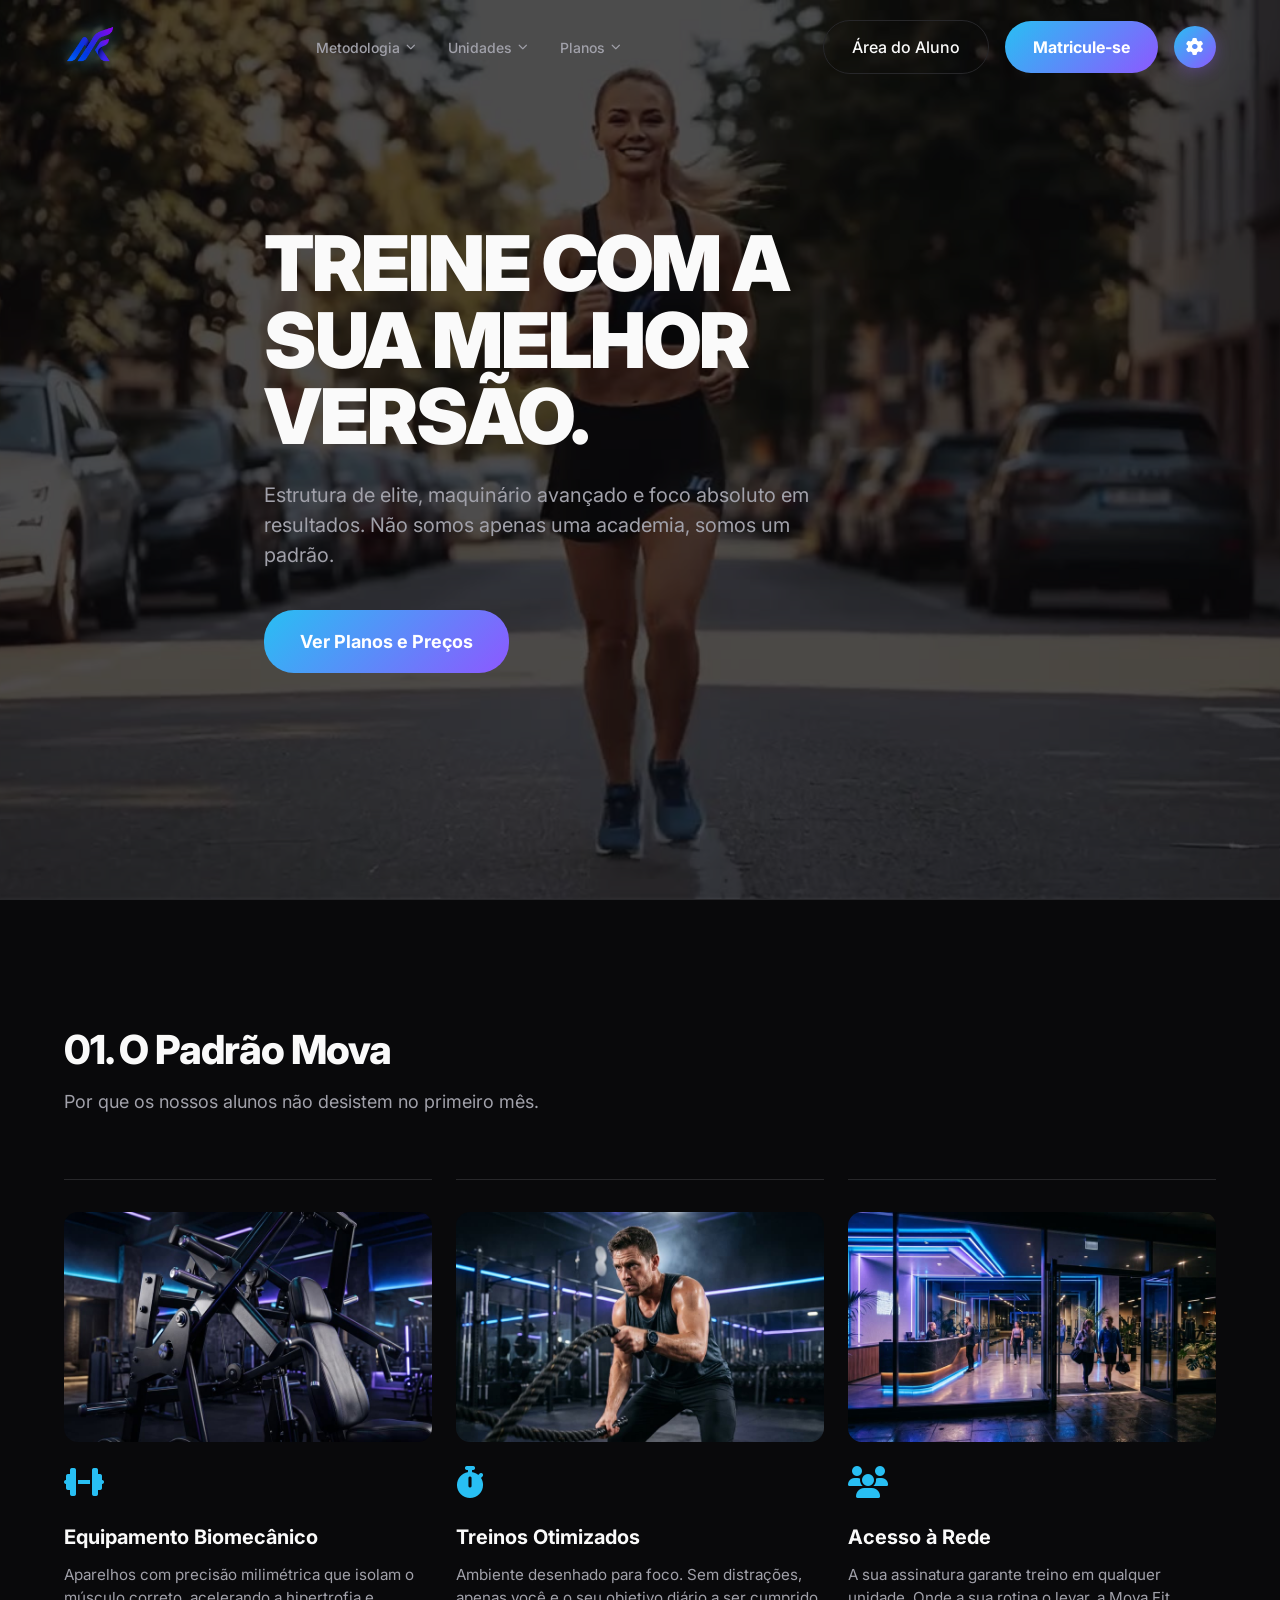
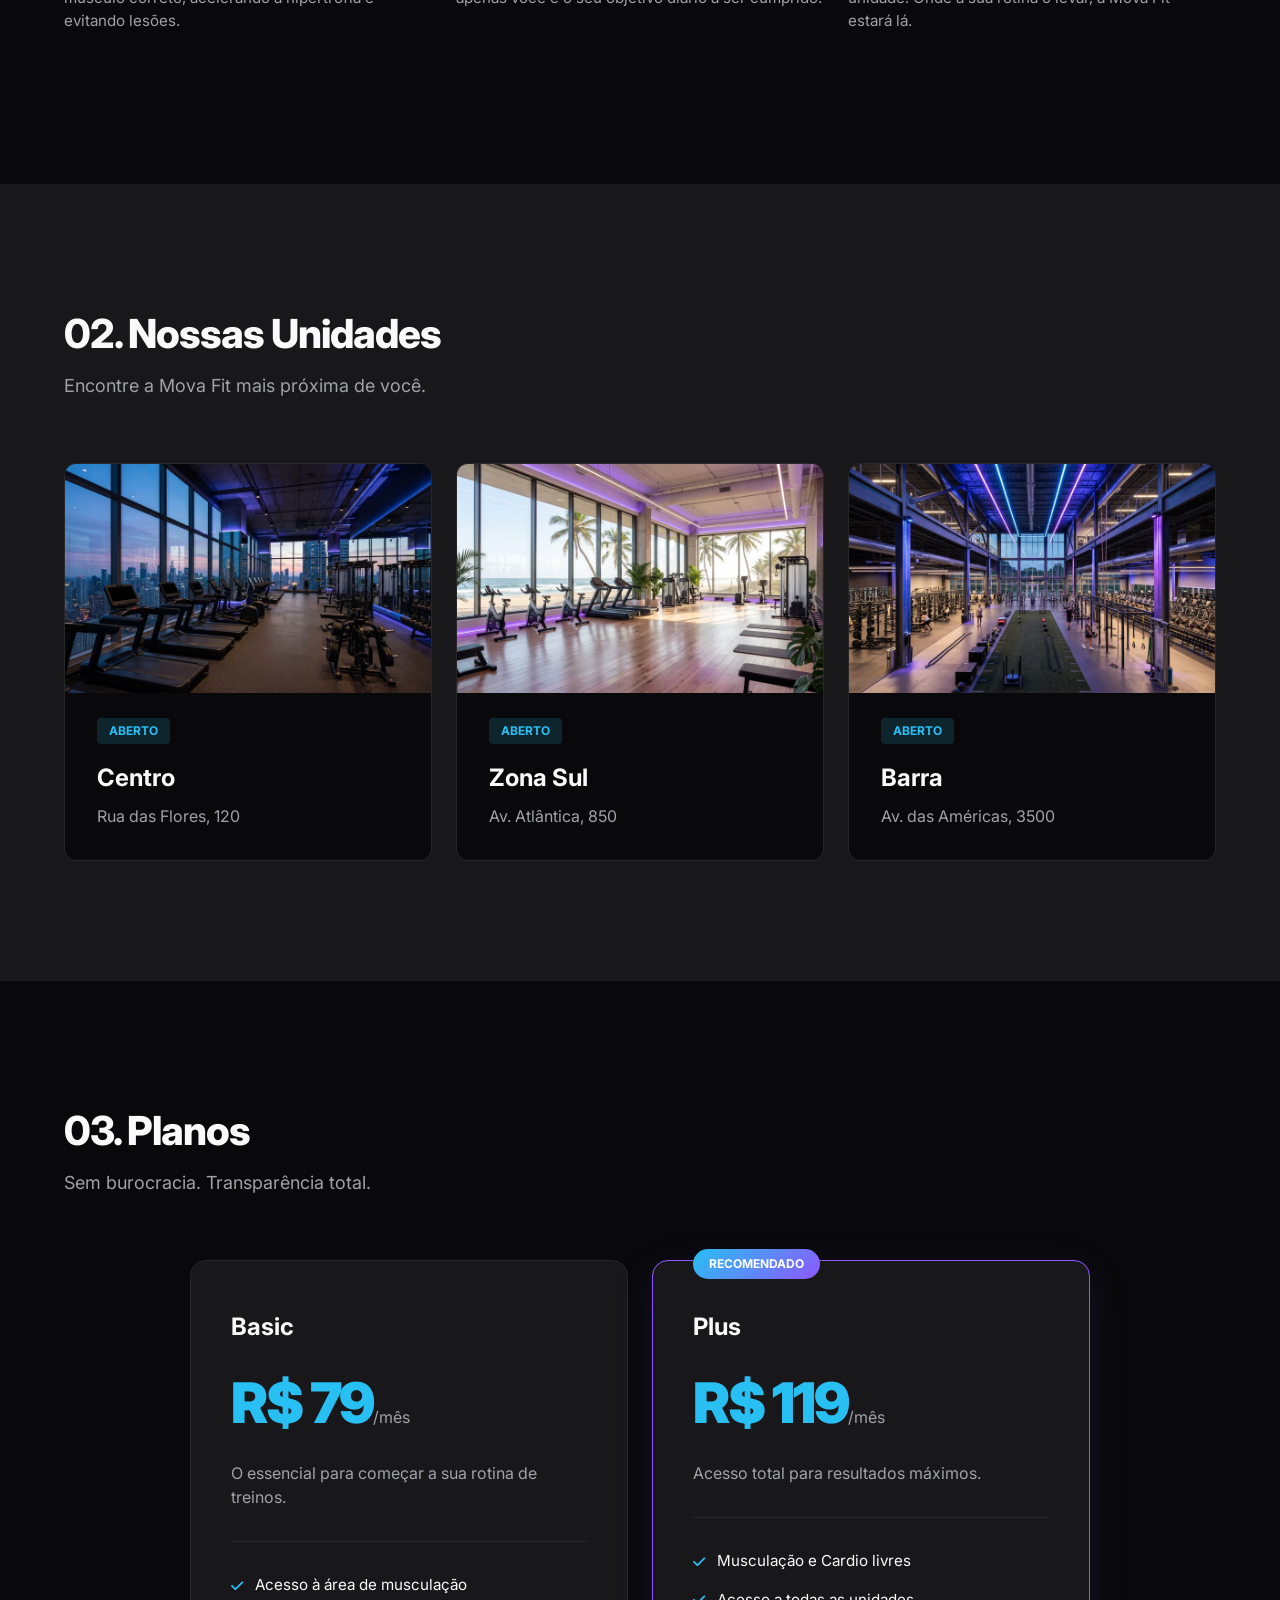
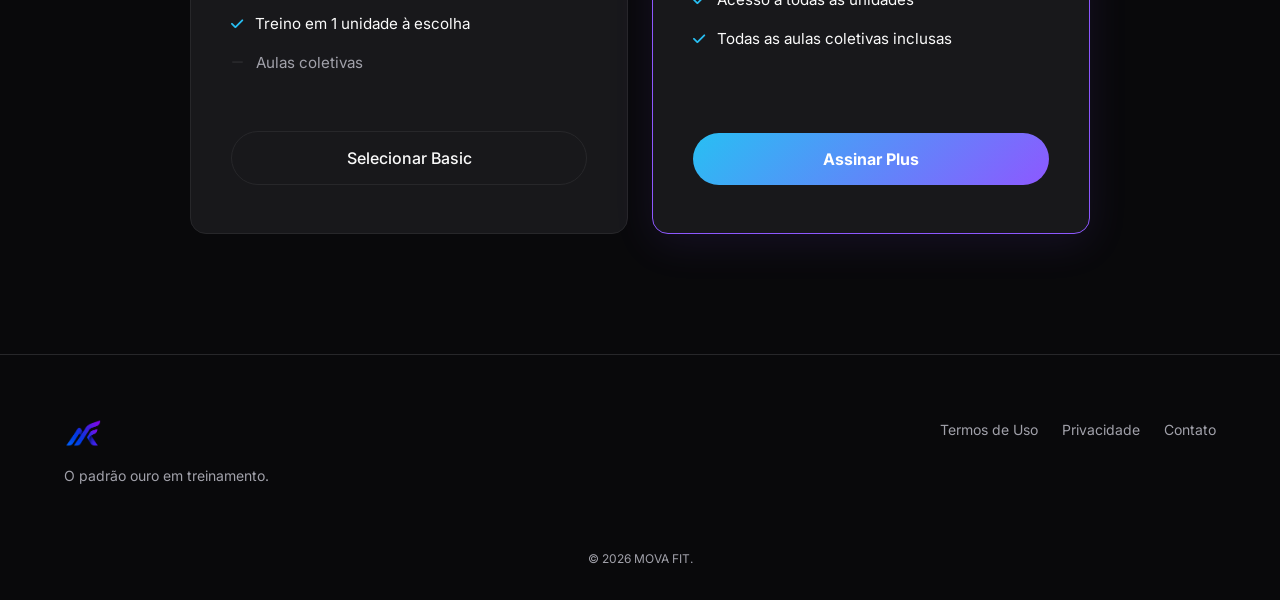
<file: index.html>
<!DOCTYPE html>
<html lang="pt-BR">
<head>
    <meta charset="UTF-8">
    <meta name="viewport" content="width=device-width, initial-scale=1.0">
    <title>MOVA FIT | Alta Performance</title>

    <link href="https://fonts.googleapis.com/css2?family=Inter:wght@400;500;700;900&display=swap" rel="stylesheet">
    <link rel="stylesheet" href="https://cdnjs.cloudflare.com/ajax/libs/font-awesome/6.5.2/css/all.min.css">
    <link rel="stylesheet" href="css/index.css">
    <link rel="stylesheet" href="css/acessibilidade.css">
</head>
<body>

    <!-- Navegação -->

    <header class="header" id="header">
        <div class="container navbar">
            <a href="#hero" class="logo">
                <img src="assets/imagens/logo-movafit.png" alt="MOVA FIT" class="logo-img">
            </a>

            <!-- Menu com submenus por categoria -->

            <nav class="nav-menu" id="navMenu" aria-label="Menu principal">
                <div class="nav-item">
                    <a href="#sobre" class="nav-link">Metodologia <i class="fa-solid fa-chevron-down nav-seta"></i></a>
                    <div class="submenu">
                        <a href="#metodo-equipamento">Equipamento Biomecânico</a>
                        <a href="#metodo-treinos">Treinos Otimizados</a>
                        <a href="#metodo-rede">Acesso à Rede</a>
                    </div>
                </div>
                <div class="nav-item">
                    <a href="#unidades" class="nav-link">Unidades <i class="fa-solid fa-chevron-down nav-seta"></i></a>
                    <div class="submenu">
                        <a href="#unidade-centro">Centro</a>
                        <a href="#unidade-zona-sul">Zona Sul</a>
                        <a href="#unidade-barra">Barra</a>
                    </div>
                </div>
                <div class="nav-item">
                    <a href="#planos" class="nav-link">Planos <i class="fa-solid fa-chevron-down nav-seta"></i></a>
                    <div class="submenu">
                        <a href="#plano-basic">Basic · R$ 79</a>
                        <a href="#plano-plus">Plus · R$ 119</a>
                    </div>
                </div>
                <a href="login.html" class="nav-link so-celular"><i class="fa-solid fa-circle-user"></i> Área do Aluno</a>
            </nav>

            <div class="nav-actions">
                <a href="login.html" class="btn-ghost">Área do Aluno</a>
                <a href="cadastro.html" class="btn-primary">Matricule-se</a>
                <div class="acessibilidade-container">
                    <button id="btnAcess" class="btn-acess" aria-label="Acessibilidade">
                        <i class="fa-solid fa-gear"></i>
                    </button>
                    <div id="menuAcess" class="menu-acess">
                        <span>Acessibilidade</span>
                        <div class="acoes-acess">
                            <button id="btnAumentar" title="Aumentar Fonte">A+</button>
                            <button id="btnDiminuir" title="Diminuir Fonte">A-</button>
                            <button id="btnContraste" title="Tema claro / escuro" aria-label="Alternar tema claro e escuro"><i class="fa-solid fa-circle-half-stroke"></i></button>
                        </div>
                    </div>
                </div>

                <!-- Botão do menu no celular -->

                <button id="btnMenu" class="btn-menu" type="button" aria-label="Abrir menu" aria-expanded="false" aria-controls="navMenu">
                    <i class="fa-solid fa-bars"></i>
                </button>
            </div>
        </div>
    </header>

    <main>
        <section class="hero" id="hero">
            <video autoplay muted loop playsinline preload="auto" poster="assets/imagens/capa-video.jpg" class="hero-video" id="heroVideo">
                <source src="assets/videos/video.mp4" type="video/mp4">
            </video>
            <div class="hero-overlay"></div>

            <div class="container hero-content">
                <h1 class="hero-title">TREINE COM A<br>SUA MELHOR VERSÃO.</h1>
                <p class="hero-subtitle">Estrutura de elite, maquinário avançado e foco absoluto em resultados. Não somos apenas uma academia, somos um padrão.</p>
                <a href="#planos" class="btn-primary btn-large">Ver Planos e Preços</a>
            </div>
        </section>

        <!-- Sobre a metodologia -->

        <section class="section" id="sobre">
            <div class="container">
                <div class="section-header">
                    <h2>01. O Padrão Mova</h2>
                    <p>Por que os nossos alunos não desistem no primeiro mês.</p>
                </div>

                <div class="grid-3">
                    <div class="feature-card" id="metodo-equipamento">
                        <img class="card-foto" src="assets/imagens/padrao-equipamento.jpg" alt="Aparelho de musculação biomecânico em academia escura com luzes azuis e roxas" loading="lazy">
                        <i class="fa-solid fa-dumbbell feature-icon"></i>
                        <h3>Equipamento Biomecânico</h3>
                        <p>Aparelhos com precisão milimétrica que isolam o músculo correto, acelerando a hipertrofia e evitando lesões.</p>
                    </div>
                    <div class="feature-card" id="metodo-treinos">
                        <img class="card-foto" src="assets/imagens/padrao-treinos.jpg" alt="Aluno treinando com corda naval, concentrado" loading="lazy">
                        <i class="fa-solid fa-stopwatch feature-icon"></i>
                        <h3>Treinos Otimizados</h3>
                        <p>Ambiente desenhado para foco. Sem distrações, apenas você e o seu objetivo diário a ser cumprido.</p>
                    </div>
                    <div class="feature-card" id="metodo-rede">
                        <img class="card-foto" src="assets/imagens/padrao-rede.jpg" alt="Recepção iluminada de uma unidade MOVA FIT com alunos chegando" loading="lazy">
                        <i class="fa-solid fa-users feature-icon"></i>
                        <h3>Acesso à Rede</h3>
                        <p>A sua assinatura garante treino em qualquer unidade. Onde a sua rotina o levar, a Mova Fit estará lá.</p>
                    </div>
                </div>
            </div>
        </section>

        <!-- Unidades -->

        <section class="section bg-surface" id="unidades">
            <div class="container">
                <div class="section-header">
                    <h2>02. Nossas Unidades</h2>
                    <p>Encontre a Mova Fit mais próxima de você.</p>
                </div>

                <div class="grid-3">
                    <div class="location-card" id="unidade-centro">
                        <img class="card-foto" src="assets/imagens/unidade-centro.jpg" alt="Unidade Centro: academia no alto de um prédio com vista da cidade" loading="lazy">
                        <span class="status-badge">Aberto</span>
                        <h3>Centro</h3>
                        <p>Rua das Flores, 120</p>
                    </div>
                    <div class="location-card" id="unidade-zona-sul">
                        <img class="card-foto" src="assets/imagens/unidade-zona-sul.jpg" alt="Unidade Zona Sul: academia clara com vista para a praia" loading="lazy">
                        <span class="status-badge">Aberto</span>
                        <h3>Zona Sul</h3>
                        <p>Av. Atlântica, 850</p>
                    </div>
                    <div class="location-card" id="unidade-barra">
                        <img class="card-foto" src="assets/imagens/unidade-barra.jpg" alt="Unidade Barra: academia ampla com pé-direito alto" loading="lazy">
                        <span class="status-badge">Aberto</span>
                        <h3>Barra</h3>
                        <p>Av. das Américas, 3500</p>
                    </div>
                </div>
            </div>
        </section>

        <!-- Planos -->

        <section class="section" id="planos">
            <div class="container">
                <div class="section-header">
                    <h2>03. Planos</h2>
                    <p>Sem burocracia. Transparência total.</p>
                </div>

                <div class="grid-2 plans-container">
                    <!-- Plano Basic -->

                    <div class="plan-card" id="plano-basic">
                        <h3 class="plan-name">Basic</h3>
                        <div class="plan-price">R$ 79<span>/mês</span></div>
                        <p class="plan-desc">O essencial para começar a sua rotina de treinos.</p>
                        <ul class="plan-features">
                            <li><i class="fa-solid fa-check"></i> Acesso à área de musculação</li>
                            <li><i class="fa-solid fa-check"></i> Treino em 1 unidade à escolha</li>
                            <li class="disabled"><i class="fa-solid fa-minus"></i> Aulas coletivas</li>
                        </ul>
                        <a href="cadastro.html?plano=basic" class="btn-ghost w-100">Selecionar Basic</a>
                    </div>

                    <!-- Plano Plus -->

                    <div class="plan-card highlighted" id="plano-plus">
                        <span class="recommend-badge">Recomendado</span>
                        <h3 class="plan-name">Plus</h3>
                        <div class="plan-price">R$ 119<span>/mês</span></div>
                        <p class="plan-desc">Acesso total para resultados máximos.</p>
                        <ul class="plan-features">
                            <li><i class="fa-solid fa-check"></i> Musculação e Cardio livres</li>
                            <li><i class="fa-solid fa-check"></i> Acesso a todas as unidades</li>
                            <li><i class="fa-solid fa-check"></i> Todas as aulas coletivas inclusas</li>
                        </ul>
                        <a href="cadastro.html?plano=plus" class="btn-primary w-100">Assinar Plus</a>
                    </div>
                </div>
            </div>
        </section>
    </main>

    <!-- Rodapé -->

    <footer class="footer">
        <div class="container footer-wrapper">
            <div class="footer-info">
                <img src="assets/imagens/logo-movafit.png" alt="MOVA FIT" class="footer-logo">
                <p>O padrão ouro em treinamento.</p>
            </div>
            <div class="footer-links">
                <a href="#">Termos de Uso</a>
                <a href="#">Privacidade</a>
                <a href="#">Contato</a>
            </div>
        </div>
        <div class="container footer-copyright">
            <p>&copy; 2026 MOVA FIT.</p>
        </div>
    </footer>

    <script src="js/acessibilidade.js"></script>
    <script src="js/index.js"></script>
</body>
</html>
</file>
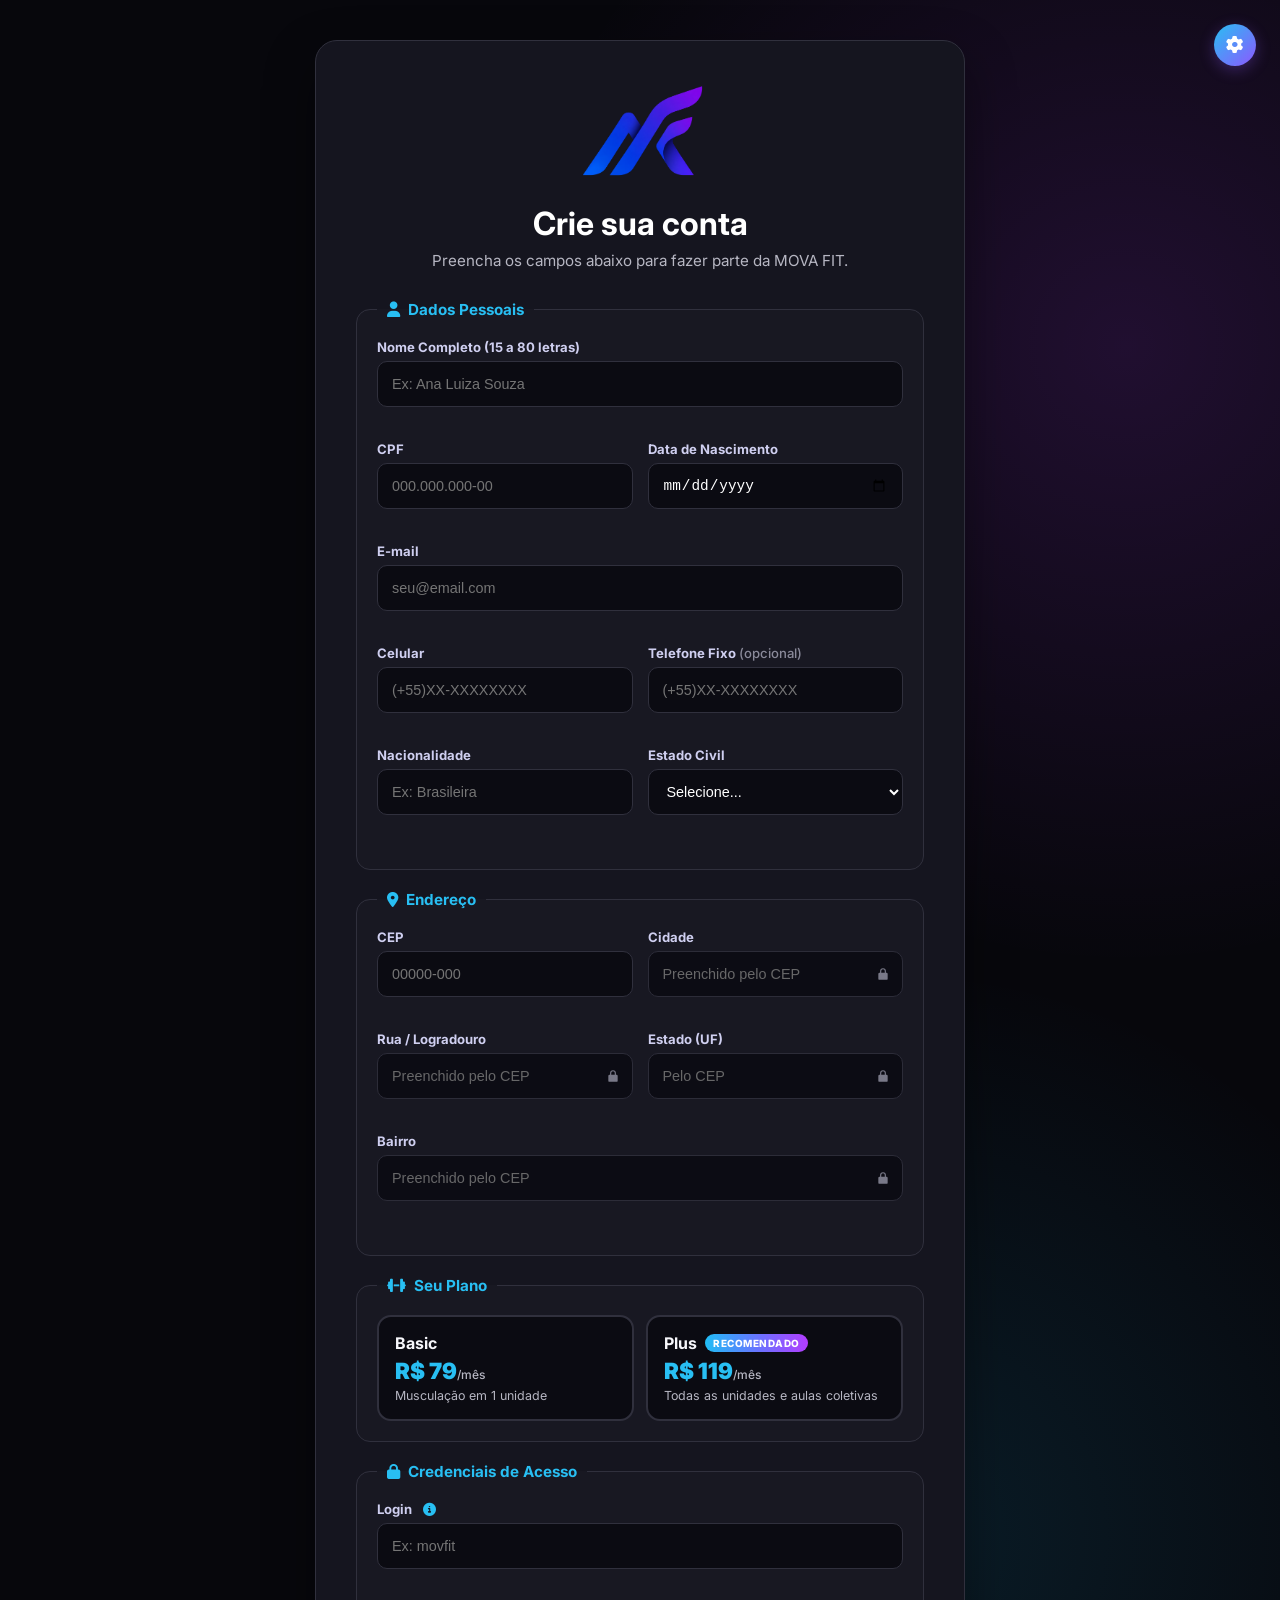
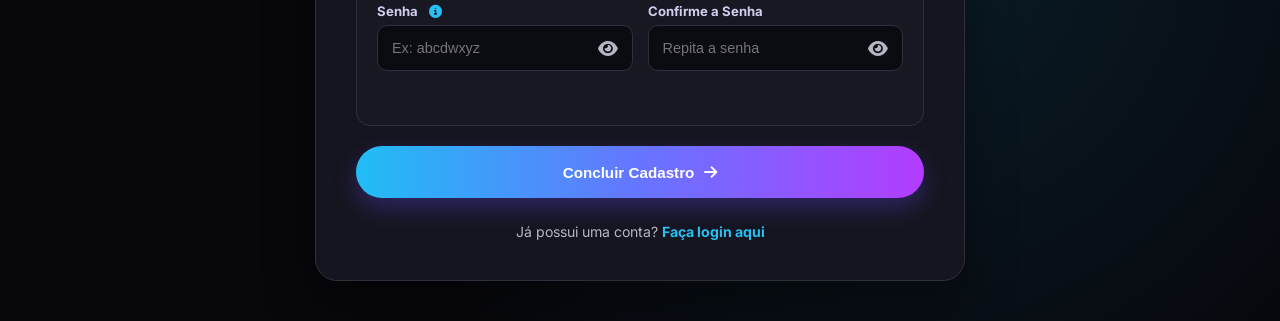
<file: cadastro.html>
<!DOCTYPE html>
<html lang="pt-BR">

<head>
    <meta charset="UTF-8">
    <meta name="viewport" content="width=device-width, initial-scale=1.0">
    <title>Cadastro | MOVA FIT</title>

    <link href="https://fonts.googleapis.com/css2?family=Inter:wght@400;500;700;900&display=swap" rel="stylesheet">
    <link rel="stylesheet" href="css/cadastro.css">
    <link rel="stylesheet" href="css/acessibilidade.css">

    <link rel="stylesheet" href="https://cdnjs.cloudflare.com/ajax/libs/font-awesome/6.5.2/css/all.min.css">
</head>

<body>
<div class="acessibilidade-container acess-fixed">
        <button id="btnAcess" class="btn-acess" aria-label="Acessibilidade">
            <i class="fa-solid fa-gear"></i>
        </button>
        <div id="menuAcess" class="menu-acess">
            <span>Acessibilidade</span>
            <div class="acoes-acess">
                <button id="btnAumentar" title="Aumentar Fonte">A+</button>
                <button id="btnDiminuir" title="Diminuir Fonte">A-</button>
                <button id="btnContraste" title="Tema claro / escuro" aria-label="Alternar tema claro e escuro"><i class="fa-solid fa-circle-half-stroke"></i></button>
            </div>
        </div>
    </div>
    <main class="auth-container">
        <div class="auth-card">

            <div class="auth-header">
                <a href="index.html" class="logo-link" aria-label="Voltar para a página inicial">
                    <img src="assets/imagens/logo-movafit.png" alt="MOVA FIT" class="logo-img">
                </a>
                <h1>Crie sua conta</h1>
                <p>Preencha os campos abaixo para fazer parte da MOVA FIT.</p>
            </div>

            <div id="feedbackMensagem" class="feedback-mensagem" aria-live="polite"></div>

            <form id="formCadastro" novalidate>

                <!-- Dados pessoais -->

                <fieldset class="form-grupo-fieldset">
                    <legend><i class="fa-solid fa-user"></i> Dados Pessoais</legend>

                    <div class="input-grupo">
                        <label for="nome">Nome Completo (15 a 80 letras)</label>
                        <input type="text" id="nome" name="nome" placeholder="Ex: Ana Luiza Souza" required>
                        <span class="erro-texto" id-erro="nome"></span>
                    </div>

                    <div class="input-linha">
                        <div class="input-grupo">
                            <label for="cpf">CPF</label>
                            <input type="text" id="cpf" name="cpf" placeholder="000.000.000-00" maxlength="14" required>
                            <span class="erro-texto" id-erro="cpf"></span>
                        </div>

                        <div class="input-grupo">
                            <label for="dataNascimento">Data de Nascimento</label>
                            <input type="date" id="dataNascimento" name="dataNascimento" required>
                            <span class="erro-texto" id-erro="dataNascimento"></span>
                        </div>
                    </div>

                    <div class="input-grupo">
                        <label for="email">E-mail</label>
                        <input type="email" id="email" name="email" placeholder="seu@email.com" required>
                        <span class="erro-texto" id-erro="email"></span>
                    </div>

                    <div class="input-linha">
                        <div class="input-grupo">
                            <label for="telefone">Celular</label>
                            <input type="tel" id="telefone" name="telefone" placeholder="(+55)XX-XXXXXXXX" maxlength="16" required>
                            <span class="erro-texto" id-erro="telefone"></span>
                        </div>

                        <div class="input-grupo">
                            <label for="telefoneFixo">Telefone Fixo <span class="opcional">(opcional)</span></label>
                            <input type="tel" id="telefoneFixo" name="telefoneFixo" placeholder="(+55)XX-XXXXXXXX" maxlength="16">
                            <span class="erro-texto" id-erro="telefoneFixo"></span>
                        </div>
                    </div>

                    <div class="input-linha">
                        <div class="input-grupo">
                            <label for="nacionalidade">Nacionalidade</label>
                            <input type="text" id="nacionalidade" name="nacionalidade" placeholder="Ex: Brasileira" required>
                            <span class="erro-texto" id-erro="nacionalidade"></span>
                        </div>

                        <div class="input-grupo">
                            <label for="estadoCivil">Estado Civil</label>
                            <select id="estadoCivil" name="estadoCivil" required>
                                <option value="">Selecione...</option>
                                <option value="Solteiro(a)">Solteiro(a)</option>
                                <option value="Casado(a)">Casado(a)</option>
                                <option value="Divorciado(a)">Divorciado(a)</option>
                                <option value="Viúvo(a)">Viúvo(a)</option>
                            </select>
                            <span class="erro-texto" id-erro="estadoCivil"></span>
                        </div>
                    </div>
                </fieldset>

                <fieldset class="form-grupo-fieldset">
                    <legend><i class="fa-solid fa-location-dot"></i> Endereço</legend>

                    <div class="input-linha">
                        <div class="input-grupo">
                            <label for="cep">CEP</label>
                            <input type="text" id="cep" name="cep" placeholder="00000-000" maxlength="9" required>
                            <span class="erro-texto" id-erro="cep"></span>
                        </div>

                        <div class="input-grupo">
                            <label for="cidade">Cidade</label>
                            <input type="text" id="cidade" name="cidade" placeholder="Preenchido pelo CEP" required>
                            <span class="erro-texto" id-erro="cidade"></span>
                        </div>
                    </div>

                    <div class="input-linha">
                        <div class="input-grupo">
                            <label for="rua">Rua / Logradouro</label>
                            <input type="text" id="rua" name="rua" placeholder="Preenchido pelo CEP" required>
                            <span class="erro-texto" id-erro="rua"></span>
                        </div>

                        <div class="input-grupo">
                            <label for="uf">Estado (UF)</label>
                            <input type="text" id="uf" name="uf" placeholder="Pelo CEP" maxlength="2" required>
                            <span class="erro-texto" id-erro="uf"></span>
                        </div>
                    </div>

                    <div class="input-grupo">
                        <label for="bairro">Bairro</label>
                        <input type="text" id="bairro" name="bairro" placeholder="Preenchido pelo CEP" required>
                        <span class="erro-texto" id-erro="bairro"></span>
                    </div>
                </fieldset>

                <fieldset class="form-grupo-fieldset">
                    <legend><i class="fa-solid fa-dumbbell"></i> Seu Plano</legend>

                    <div class="opcoes-plano" role="radiogroup" aria-label="Escolha seu plano">
                        <label class="opcao-plano">
                            <input type="radio" name="plano" value="basic">
                            <span class="opcao-plano-conteudo">
                                <strong>Basic</strong>
                                <span class="opcao-plano-preco">R$ 79<small>/mês</small></span>
                                <span class="opcao-plano-desc">Musculação em 1 unidade</span>
                            </span>
                        </label>
                        <label class="opcao-plano">
                            <input type="radio" name="plano" value="plus">
                            <span class="opcao-plano-conteudo">
                                <strong>Plus <em class="selo-recomendado">Recomendado</em></strong>
                                <span class="opcao-plano-preco">R$ 119<small>/mês</small></span>
                                <span class="opcao-plano-desc">Todas as unidades e aulas coletivas</span>
                            </span>
                        </label>
                    </div>
                    <span class="erro-texto" id-erro="plano"></span>
                </fieldset>

                <!-- Credenciais de acesso -->

<fieldset class="form-grupo-fieldset">
    <legend><i class="fa-solid fa-lock"></i> Credenciais de Acesso</legend>

    <div class="input-grupo">
       <label for="login">
        Login
         <span class="tooltip-custom">
             <i class="fa-solid fa-circle-info"></i>
        <span class="tooltip-texto">Exatamente 6 caracteres alfabéticos</span>
         </span>
        </label>
        <input type="text" id="login" name="login" placeholder="Ex: movfit" maxlength="6" autocapitalize="none" autocorrect="off" spellcheck="false" autocomplete="username" required>
        <span class="erro-texto" id-erro="login"></span>
    </div>

    <div class="input-linha">
        <div class="input-grupo">
           <label for="senha">
                Senha
                 <span class="tooltip-custom">
                     <i class="fa-solid fa-circle-info"></i>
                     <span class="tooltip-texto">Exatamente 8 caracteres alfabéticos</span>
                 </span>
            </label>

            <div class="input-container">
                <input type="password" id="senha" name="senha" placeholder="Ex: abcdwxyz" maxlength="8" required>
                <button type="button" class="btn-olho" onclick="toggleSenha('senha', this)">
                    <i class="fa-solid fa-eye"></i>
                </button>
            </div>
            <span class="erro-texto" id-erro="senha"></span>
        </div>

        <div class="input-grupo">
            <label for="confirmaSenha">Confirme a Senha</label>
            <div class="input-container">
                <input type="password" id="confirmaSenha" name="confirmaSenha" placeholder="Repita a senha" maxlength="8" required>
                <button type="button" class="btn-olho" onclick="toggleSenha('confirmaSenha', this)">
                    <i class="fa-solid fa-eye"></i>
                </button>
            </div>
            <span class="erro-texto" id-erro="confirmaSenha"></span>
        </div>
    </div>
</fieldset>

                <button type="submit" class="btn-principal btn-submit">
                    Concluir Cadastro <i class="fa-solid fa-arrow-right"></i>
                </button>

            </form>

            <div class="auth-footer">
                <p>Já possui uma conta? <a href="login.html" id="linkLogin">Faça login aqui</a></p>
            </div>

        </div>
    </main>

    <script src="js/acessibilidade.js"></script>
    <script src="js/cadastro.js"></script>
</body>

</html>
</file>
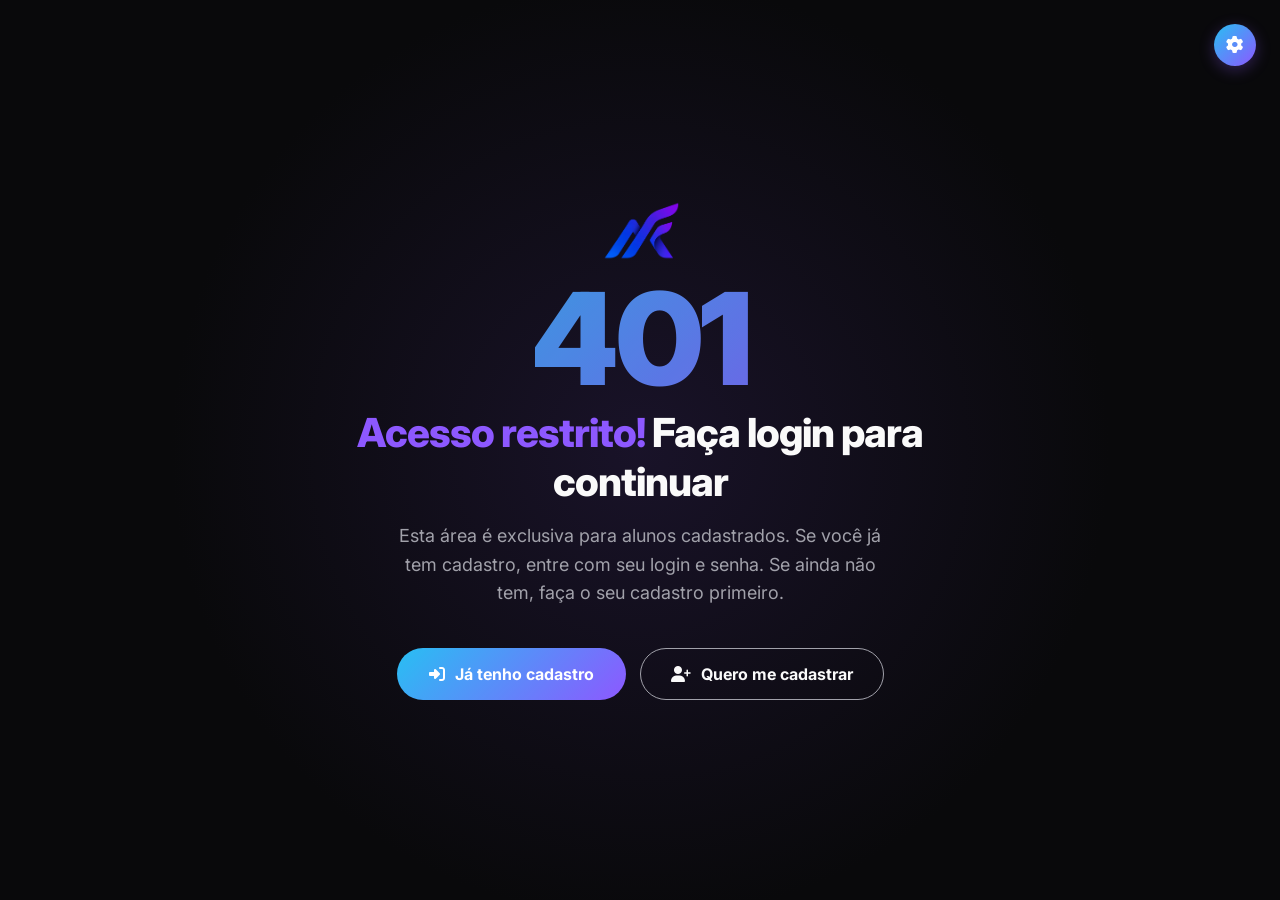
<file: confirmacao.html>
<!DOCTYPE html>
<html lang="pt-BR">
<head>
    <meta charset="UTF-8">
    <meta name="viewport" content="width=device-width, initial-scale=1.0">
    <title>MovaFit | Confirmação do Feedback</title>

    <link href="https://fonts.googleapis.com/css2?family=Inter:wght@400;500;700;900&display=swap" rel="stylesheet">
    <link rel="stylesheet" href="https://cdnjs.cloudflare.com/ajax/libs/font-awesome/6.5.2/css/all.min.css">

    <link rel="stylesheet" href="css/dashboard.css">
    <link rel="stylesheet" href="css/confirmacao.css">
    <link rel="stylesheet" href="css/acessibilidade.css">
</head>
<body>

    <header class="cabecalho">
        <!-- Logo na esquerda -->

        <a href="dashboard.html" class="logo-btn" aria-label="Ir para o início">
            <img src="assets/imagens/logo-movafit.png" alt="MOVA FIT" class="logo-img">
        </a>

        <div style="flex: 1;"></div>

        <div class="header-direita">
            <div class="usuario-logado">
                <span class="avatar-mini" id="avatarMini"><i class="fa-solid fa-circle-user"></i></span>
                <span>Olá, <strong id="nomeUsuario">Usuário</strong></span>
                <div class="acessibilidade-container">
                 <button id="btnAcess" class="btn-acess" aria-label="Acessibilidade">
                  <i class="fa-solid fa-gear"></i>
                 </button>
            <div id="menuAcess" class="menu-acess">
              <span>Acessibilidade</span>
            <div class="acoes-acess">
                <button id="btnAumentar" title="Aumentar Fonte">A+</button>
                <button id="btnDiminuir" title="Diminuir Fonte">A-</button>
                <button id="btnContraste" title="Tema claro / escuro" aria-label="Alternar tema claro e escuro"><i class="fa-solid fa-circle-half-stroke"></i></button>
            </div>
        </div>
    </div>
            </div>

            <a href="dashboard.html" class="btn-sair" style="text-decoration: none;" aria-label="Voltar para o Dashboard">
                <i class="fa-solid fa-arrow-left"></i>
                <span>Voltar</span>
            </a>
        </div>
    </header>

    <main class="dashboard">
        <section class="conteudo">

            <!-- Cabeçalho da confirmação -->

            <div class="confirmacao-header">
                <div class="icone-sucesso">
                    <i class="fa-solid fa-check"></i>
                </div>
                <h1>Feedback recebido!</h1>
                <p>Obrigado por ajudar a elevar o padrão MOVA FIT. Abaixo estão os detalhes do seu envio.</p>
            </div>

            <!-- Card com os dados -->

            <div class="card-detalhes">
                <div class="card-detalhes-header">
                    <h2>Detalhes do Envio</h2>
                    <span id="status" class="badge-status">Enviado</span>
                </div>

                <div class="dados-grid">
                    <div class="dado-item">
                        <span class="dado-label">Enviado por</span>
                        <strong id="enviadoPor" class="dado-valor">Usuário</strong>
                    </div>

                    <div class="dado-item">
                        <span class="dado-label">Data e Hora</span>
                        <strong id="data" class="dado-valor">-</strong>
                    </div>

                    <div class="dado-item">
                        <span class="dado-label">Categoria</span>
                        <strong id="categoria" class="dado-valor">-</strong>
                    </div>

                    <div class="dado-item">
                        <span class="dado-label">Tipo</span>
                        <strong id="tipo" class="dado-valor">-</strong>
                    </div>

                    <div class="dado-item">
                        <span class="dado-label">Experiência (Estrelas)</span>
                        <strong id="avaliacao" class="dado-valor estrelas-txt">-</strong>
                    </div>

                    <div class="dado-item">
                        <span class="dado-label">Nível de Satisfação</span>
                        <strong id="satisfacao" class="dado-valor">-</strong>
                    </div>

                    <div class="dado-item">
                        <span class="dado-label">Retorno Solicitado</span>
                        <strong id="retorno" class="dado-valor">-</strong>
                    </div>

                    <div class="dado-item full-width">
                        <span class="dado-label">Assunto</span>
                        <strong id="assunto" class="dado-valor">-</strong>
                    </div>

                    <div class="dado-item full-width">
                        <span class="dado-label">Mensagem Original</span>
                        <p id="mensagem" class="dado-mensagem">-</p>
                    </div>
                </div>

                <!-- Ações -->

                <div class="acoes-finais">
                    <a href="feedback.html" class="btn-secundario">Novo Feedback</a>
                    <a href="dashboard.html" class="btn-principal">Voltar ao Dashboard</a>
                </div>
            </div>

        </section>
    </main>

    <script src="js/acessibilidade.js"></script>
    <script src="js/avatar.js"></script>
    <script src="js/confirmacao.js"></script>
</body>
</html>
</file>
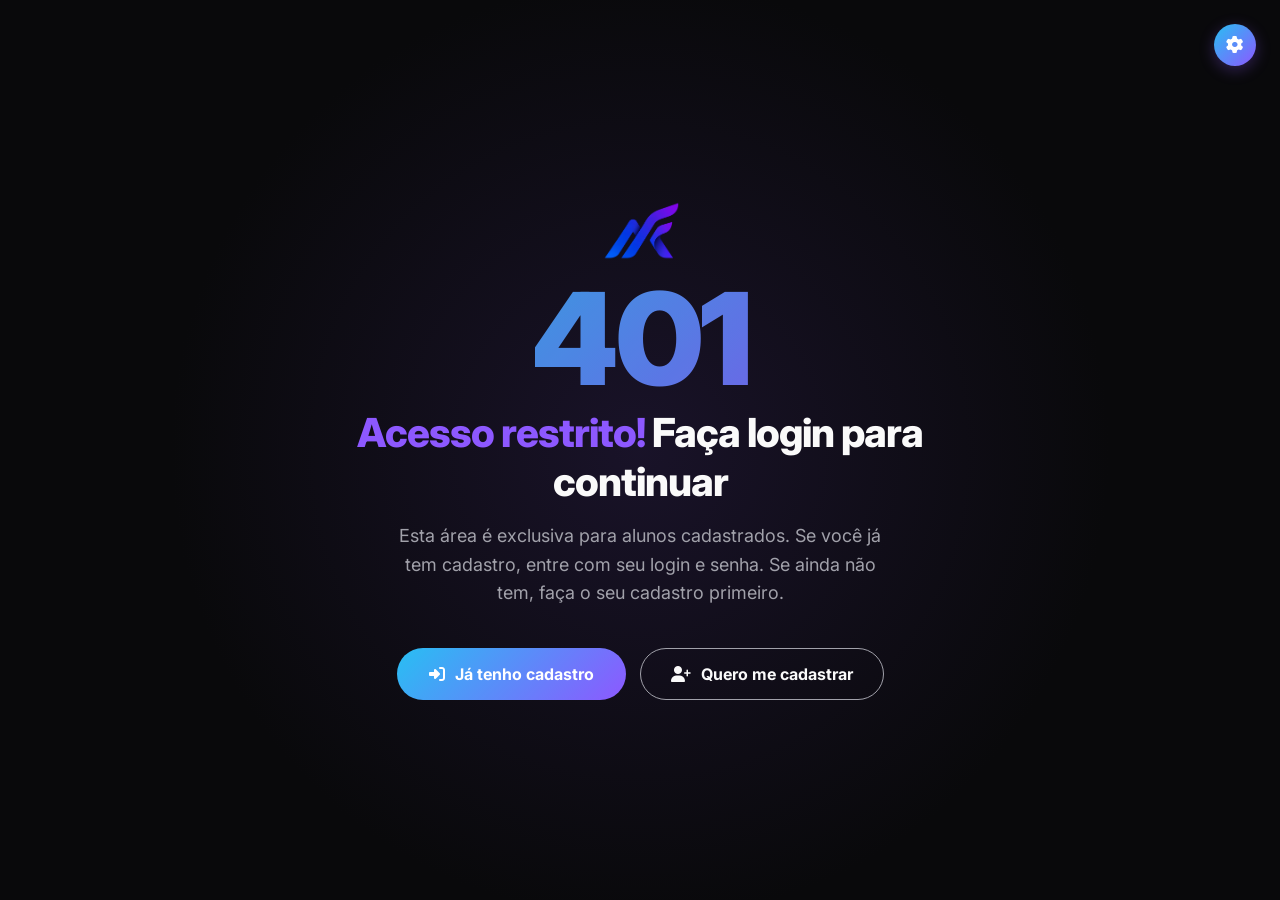
<file: dashboard.html>
<!DOCTYPE html>
<html lang="pt-BR">
<head>
    <meta charset="UTF-8">
    <meta name="viewport" content="width=device-width, initial-scale=1.0">
    <title>Área do Cliente | MOVA FIT</title>

    <link href="https://fonts.googleapis.com/css2?family=Inter:wght@400;500;700;900&display=swap" rel="stylesheet">

    <link rel="stylesheet" href="css/dashboard.css">
    <link rel="stylesheet" href="css/acessibilidade.css">
    <link rel="stylesheet" href="https://cdnjs.cloudflare.com/ajax/libs/font-awesome/6.5.2/css/all.min.css">
</head>
    <body>

    <!-- Cabeçalho -->

    <header class="cabecalho">
        <!-- Logo -->

        <button class="logo-btn" type="button" data-section="inicio" aria-label="Ir para o início">
            <img src="assets/imagens/logo-movafit.png" alt="MOVA FIT" class="logo-img">
        </button>

        <!-- Menu do dashboard -->

        <nav class="menu-dashboard" aria-label="Menu da área do cliente">
            <button class="menu-link ativo" type="button" data-section="inicio">Início</button>
            <button class="menu-link" type="button" data-section="perfil">Perfil</button>
            <button class="menu-link" type="button" data-section="informacoes">Meu endereço</button>
            <button class="menu-link" type="button" data-section="plano">Meu plano</button>
        </nav>

        <!-- Lado direito do cabeçalho -->

        <div class="header-direita">
            <!-- Usuário logado -->

            <div class="usuario-logado">
                <span class="avatar-mini" id="avatarMini"><i class="fa-solid fa-circle-user"></i></span>
                <span>Olá, <strong id="nomeUsuario">Usuário</strong></span>
                <div class="acessibilidade-container">
                <button id="btnAcess" class="btn-acess" aria-label="Acessibilidade">
                <i class="fa-solid fa-gear"></i>
                </button>
           <div id="menuAcess" class="menu-acess">
            <span>Acessibilidade</span>
           <div class="acoes-acess">
                <button id="btnAumentar" title="Aumentar Fonte">A+</button>
                <button id="btnDiminuir" title="Diminuir Fonte">A-</button>
                <button id="btnContraste" title="Tema claro / escuro" aria-label="Alternar tema claro e escuro"><i class="fa-solid fa-circle-half-stroke"></i></button>
            </div>
        </div>
    </div>
            </div>

            <!-- Logout -->

            <button id="btnLogout" class="btn-sair" type="button" aria-label="Sair da conta">
                <i class="fa-solid fa-right-from-bracket"></i>
                <span>Sair</span>
            </button>
        </div>
    </header>

    <!-- Conteúdo principal -->

    <main class="dashboard">

        <!-- Tela - início -->

        <section id="inicio" class="tela ativa">

            <!-- Hero -->

            <section class="hero-dashboard">
                <div class="hero-efeito hero-efeito-1"></div>
                <div class="hero-efeito hero-efeito-2"></div>

                <div class="hero-conteudo">
                    <span class="hero-tag">MOVIMENTO QUE TRANSFORMA</span>
                    <h1>Olá, <span id="nomeBoasVindas">Usuário!</span></h1>
                    <h2>SUA ÁREA. <span>SEU MOVIMENTO.</span></h2>
                    <p>Gerencie suas informações e acesse os recursos da sua área MOVA FIT em um único lugar.</p>

                    <div class="hero-botoes">
                        <button class="btn-principal" type="button" data-section="perfil">
                            Ver meu perfil <i class="fa-solid fa-arrow-right"></i>
                        </button>
                        <button class="btn-secundario" type="button" data-section="informacoes">
                            Meu endereço
                        </button>
                    </div>
                </div>

                <div class="hero-scroll">
                    <span>EXPLORE SUA ÁREA</span>
                    <i class="fa-solid fa-chevron-down"></i>
                </div>
            </section>

            <!-- Área do cliente -->

            <section class="area-cliente">
                <div class="titulo-secao">
                    <span class="subtitulo-secao">ÁREA DO CLIENTE</span>
                    <h2>Tudo que você precisa <strong>em um só lugar.</strong></h2>
                    <p>Consulte seus dados pessoais, confira seu endereço ou acesse o formulário de feedback da MOVA FIT.</p>
                </div>

                <!-- Cards -->

                <div class="cards-dashboard">
                    <!-- Card - perfil -->

                    <button class="card-dashboard" type="button" data-section="perfil">
                        <div class="card-icone"><i class="fa-solid fa-user"></i></div>
                        <div class="card-conteudo">
                            <h3>Meu Perfil</h3>
                            <p>Consulte seus dados pessoais cadastrados na sua conta.</p>
                        </div>
                        <div class="card-seta"><i class="fa-solid fa-arrow-right"></i></div>
                    </button>

                    <!-- Card - meu endereço -->

                    <button class="card-dashboard" type="button" data-section="informacoes">
                        <div class="card-icone"><i class="fa-solid fa-file-lines"></i></div>
                        <div class="card-conteudo">
                            <h3>Meu endereço</h3>
                            <p>Confira rua, bairro, cidade, UF e CEP cadastrados.</p>
                        </div>
                        <div class="card-seta"><i class="fa-solid fa-arrow-right"></i></div>
                    </button>

                    <!-- Card - meu plano -->

                    <button class="card-dashboard" type="button" data-section="plano">
                        <div class="card-icone"><i class="fa-solid fa-dumbbell"></i></div>
                        <div class="card-conteudo">
                            <h3>Meu plano</h3>
                            <p id="cardPlanoTexto">Veja o seu plano e troque quando quiser.</p>
                        </div>
                        <div class="card-seta"><i class="fa-solid fa-arrow-right"></i></div>
                    </button>

                    <a href="feedback.html" class="card-dashboard card-feedback" id="cardFeedback">
                        <div class="card-icone"><i class="fa-regular fa-comment-dots"></i></div>
                        <div class="card-conteudo">
                            <h3>Deixe seu feedback</h3>
                            <p>Acesse o formulário de feedback e interesse da MOVA FIT.</p>
                            <span class="feedback-aviso">
                                Acessar formulário <i class="fa-solid fa-arrow-up-right-from-square"></i>
                            </span>
                        </div>
                        <div class="card-seta"><i class="fa-solid fa-arrow-right"></i></div>
                    </a>
                </div>
            </section>
        </section>

        <!-- Tela - perfil -->

        <section id="perfil" class="tela">
            <div class="pagina-interna">
                <button class="btn-voltar" type="button" data-section="inicio">
                    <i class="fa-solid fa-arrow-left"></i> Voltar ao início
                </button>

                <div class="titulo-pagina">
                    <span>ÁREA DO CLIENTE</span>
                    <h1>Meu <strong>Perfil</strong></h1>
                    <p>Consulte os dados pessoais cadastrados em sua conta MOVA FIT.</p>
                </div>

                <div class="perfil-card">
                    <div class="perfil-lateral">
                        <button type="button" class="avatar avatar-botao" id="btnTrocarFoto" aria-label="Trocar foto de perfil">
                            <span class="avatar-imagem" id="avatarPerfil"><i class="fa-solid fa-user"></i></span>
                            <span class="avatar-editar"><i class="fa-solid fa-camera"></i></span>
                        </button>
                        <button type="button" class="link-trocar-foto" id="btnTrocarFotoTexto">Trocar foto</button>
                        <div class="perfil-identificacao">
                            <h2 id="perfilNomeDestaque">Usuário</h2>
                            <span>Cliente MOVA FIT</span>
                        </div>
                    </div>

                    <div class="perfil-dados">
                        <div class="dado-perfil">
                            <div class="dado-icone"><i class="fa-solid fa-user"></i></div>
                            <div>
                                <span>Nome completo</span>
                                <strong id="perfilNome">Não informado</strong>
                            </div>
                        </div>
                        <div class="dado-perfil">
                            <div class="dado-icone"><i class="fa-solid fa-id-card"></i></div>
                            <div>
                                <span>CPF</span>
                                <strong id="perfilCpf">Não informado</strong>
                            </div>
                        </div>
                        <div class="dado-perfil">
                            <div class="dado-icone"><i class="fa-solid fa-envelope"></i></div>
                            <div>
                                <span>E-mail</span>
                                <strong id="perfilEmail">Não informado</strong>
                            </div>
                        </div>
                        <div class="dado-perfil">
                            <div class="dado-icone"><i class="fa-solid fa-phone"></i></div>
                            <div>
                                <span>Celular</span>
                                <strong id="perfilTelefone">Não informado</strong>
                            </div>
                        </div>
                        <div class="dado-perfil">
                            <div class="dado-icone"><i class="fa-solid fa-phone-volume"></i></div>
                            <div>
                                <span>Telefone fixo</span>
                                <strong id="perfilTelefoneFixo">Não informado</strong>
                            </div>
                        </div>
                        <div class="dado-perfil">
                            <div class="dado-icone"><i class="fa-solid fa-calendar-days"></i></div>
                            <div>
                                <span>Data de nascimento</span>
                                <strong id="perfilNascimento">Não informado</strong>
                            </div>
                        </div>
                        <div class="dado-perfil">
                            <div class="dado-icone"><i class="fa-solid fa-earth-americas"></i></div>
                            <div>
                                <span>Nacionalidade</span>
                                <strong id="perfilNacionalidade">Não informado</strong>
                            </div>
                        </div>
                        <div class="dado-perfil">
                            <div class="dado-icone"><i class="fa-solid fa-heart"></i></div>
                            <div>
                                <span>Estado civil</span>
                                <strong id="perfilEstadoCivil">Não informado</strong>
                            </div>
                        </div>
                        <div class="dado-perfil">
                            <div class="dado-icone"><i class="fa-solid fa-location-dot"></i></div>
                            <div>
                                <span>Endereço</span>
                                <strong id="perfilEndereco">Não informado</strong>
                            </div>
                        </div>
                    </div>
                </div>
            </div>
        </section>

        <!-- Tela - meu endereço -->

        <section id="informacoes" class="tela">
            <div class="pagina-interna">
                <button class="btn-voltar" type="button" data-section="inicio">
                    <i class="fa-solid fa-arrow-left"></i> Voltar ao início
                </button>

                <div class="titulo-pagina">
                    <span>ÁREA DO CLIENTE</span>
                    <h1>Meu <strong>endereço</strong></h1>
                    <p>Confira o endereço cadastrado na sua conta, preenchido pelo CEP.</p>
                </div>

                <div class="informacoes-card">
                    <div class="informacao-item">
                        <div class="informacao-icone"><i class="fa-solid fa-road"></i></div>
                        <div>
                            <span>Rua / Logradouro</span>
                            <strong id="infoRua">Não informado</strong>
                        </div>
                    </div>
                    <div class="informacao-item">
                        <div class="informacao-icone"><i class="fa-solid fa-house"></i></div>
                        <div>
                            <span>Bairro</span>
                            <strong id="infoBairro">Não informado</strong>
                        </div>
                    </div>
                    <div class="informacao-item">
                        <div class="informacao-icone"><i class="fa-solid fa-city"></i></div>
                        <div>
                            <span>Cidade</span>
                            <strong id="infoCidade">Não informado</strong>
                        </div>
                    </div>
                    <div class="informacao-item">
                        <div class="informacao-icone"><i class="fa-solid fa-map"></i></div>
                        <div>
                            <span>Estado / UF</span>
                            <strong id="infoUf">Não informado</strong>
                        </div>
                    </div>
                    <div class="informacao-item">
                        <div class="informacao-icone"><i class="fa-solid fa-location-crosshairs"></i></div>
                        <div>
                            <span>CEP</span>
                            <strong id="infoCep">Não informado</strong>
                        </div>
                    </div>
                </div>
            </div>
        </section>
        <!-- Tela - meu plano -->

        <section id="plano" class="tela">
            <div class="pagina-interna">
                <button class="btn-voltar" type="button" data-section="inicio">
                    <i class="fa-solid fa-arrow-left"></i> Voltar ao início
                </button>

                <div class="titulo-pagina">
                    <span>ÁREA DO CLIENTE</span>
                    <h1>Meu <strong>plano</strong></h1>
                    <p>Confira o plano da sua matrícula e troque quando quiser.</p>
                </div>

                <div id="mensagemPlano" class="mensagem-plano" aria-live="polite" hidden></div>

                <div class="planos-grade" id="planosGrade"></div>
            </div>
        </section>
    </main>

    <!-- Rodapé -->

    <footer class="rodape">
        <button class="logo-btn logo-rodape" type="button" data-section="inicio" aria-label="Voltar ao início">
            <img src="assets/imagens/logo-movafit.png" alt="MOVA FIT">
        </button>

        <div class="rodape-texto">
            <strong>MOVIMENTO QUE TRANSFORMA</strong>
            <span>© 2026 MOVA FIT. Todos os direitos reservados.</span>
        </div>

        <a href="404.html" class="btn-pagina-erro">
            <i class="fa-solid fa-triangle-exclamation"></i> Página de erro
        </a>
    </footer>

    <div class="modal-foto" id="modalFoto" hidden>
        <div class="modal-foto-fundo" data-fechar-modal></div>
        <div class="modal-foto-caixa" role="dialog" aria-modal="true" aria-labelledby="tituloModalFoto">
            <div class="modal-foto-topo">
                <h2 id="tituloModalFoto">Escolha sua foto de perfil</h2>
                <button type="button" class="modal-foto-fechar" data-fechar-modal aria-label="Fechar"><i class="fa-solid fa-xmark"></i></button>
            </div>
            <p class="modal-foto-texto">Escolha o avatar da MOVA FIT que mais combina com você.</p>

            <div class="grade-avatares" id="gradeAvatares"></div>

            <div id="mensagemFoto" class="mensagem-foto" aria-live="polite"></div>

            <div class="modal-foto-acoes">
                <button type="button" class="btn-remover-foto" id="btnRemoverFoto">Remover foto</button>
            </div>
        </div>
    </div>

    <script src="js/acessibilidade.js"></script>
    <script src="js/avatar.js"></script>
    <script src="js/dashboard.js"></script>
    <script src="js/plano.js"></script>
</body>
</html>
</file>
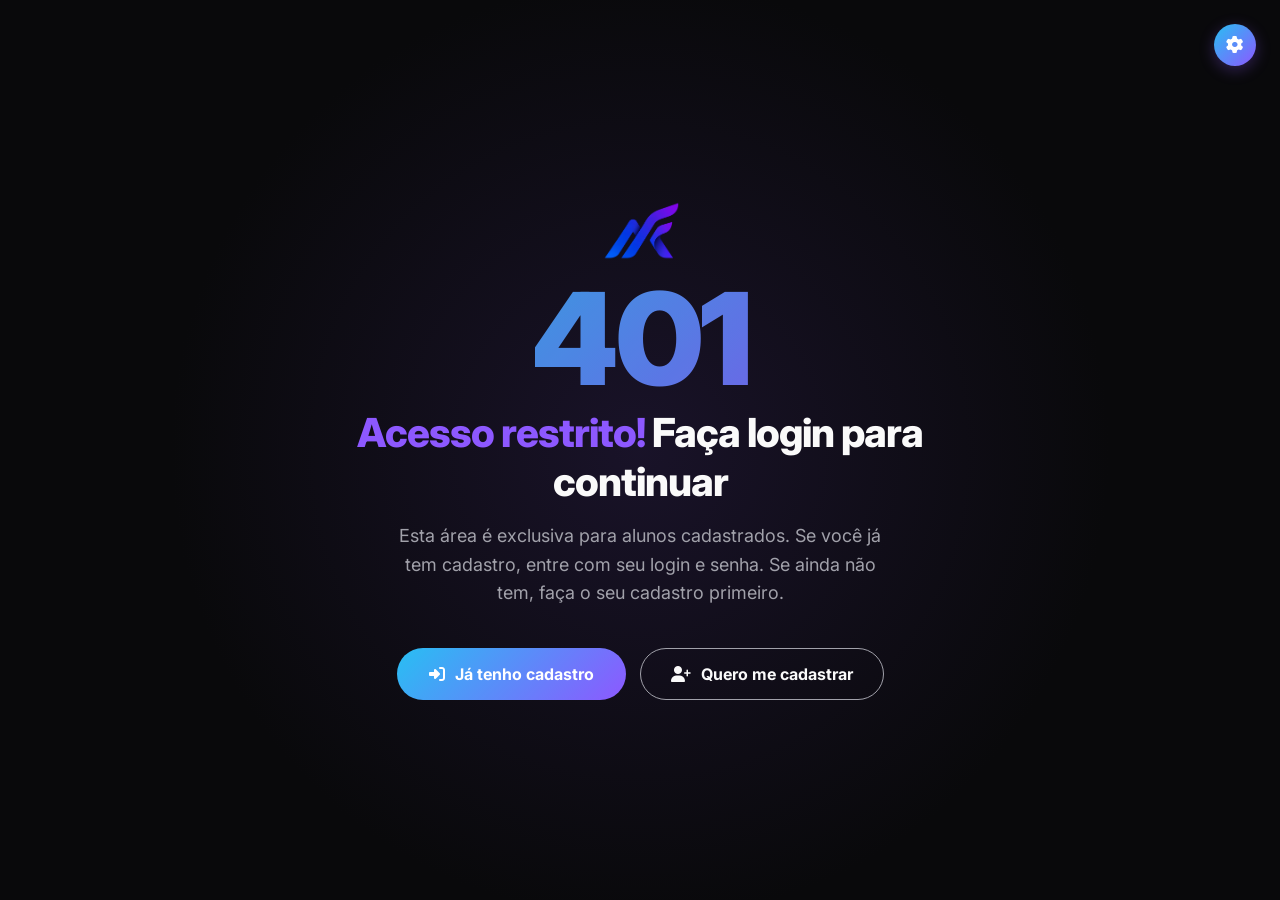
<file: feedback.html>
<!DOCTYPE html>
<html lang="pt-BR">
<head>
    <meta charset="UTF-8">
    <meta name="viewport" content="width=device-width, initial-scale=1.0">
    <title>Feedback | MOVA FIT</title>

    <link href="https://fonts.googleapis.com/css2?family=Inter:wght@400;500;700;900&display=swap" rel="stylesheet">
    <link rel="stylesheet" href="https://cdnjs.cloudflare.com/ajax/libs/font-awesome/6.5.2/css/all.min.css">

    <link rel="stylesheet" href="css/dashboard.css">
    <link rel="stylesheet" href="css/feedback.css">
    <link rel="stylesheet" href="css/acessibilidade.css">
</head>
<body>

    <header class="cabecalho">

        <!-- Logo na esquerda -->

        <a href="dashboard.html" class="logo-btn" aria-label="Ir para o início">
            <img src="assets/imagens/logo-movafit.png" alt="MOVA FIT" class="logo-img">
        </a>

        <div style="flex: 1;"></div>

        <div class="header-direita">

            <div class="usuario-logado">
                <span class="avatar-mini" id="avatarMini"><i class="fa-solid fa-circle-user"></i></span>
                <span>Olá, <strong id="nomeUsuario">Usuário</strong></span>
                <div class="acessibilidade-container">
                <button id="btnAcess" class="btn-acess" aria-label="Acessibilidade">
                 <i class="fa-solid fa-gear"></i>
                </button>
           <div id="menuAcess" class="menu-acess">
              <span>Acessibilidade</span>
           <div class="acoes-acess">
                <button id="btnAumentar" title="Aumentar Fonte">A+</button>
                <button id="btnDiminuir" title="Diminuir Fonte">A-</button>
                <button id="btnContraste" title="Tema claro / escuro" aria-label="Alternar tema claro e escuro"><i class="fa-solid fa-circle-half-stroke"></i></button>
            </div>
        </div>
    </div>
            </div>

            <a href="dashboard.html" class="btn-sair" style="text-decoration: none;" aria-label="Voltar para o Dashboard">
                <i class="fa-solid fa-arrow-left"></i>
                <span>Voltar</span>
            </a>

        </div>

    </header>

    <main class="dashboard">
        <section class="feedback-area container">

            <!-- Formulário -->

            <div class="feedback-card">
                <div class="feedback-card-cabecalho">
                    <h2>Enviar feedback</h2>
                    <p>Sua opinião nos ajuda a melhorar cada movimento.</p>
                </div>

                <div id="mensagem-erro" class="mensagem-erro" hidden>
                    <i class="fa-solid fa-circle-exclamation"></i>
                    <span>Preencha os campos obrigatórios antes de enviar.</span>
                </div>

                <form id="form-feedback" novalidate>

                    <!-- Select -->

                    <div class="campo-feedback">
                        <label for="categoria">Sobre o que você quer falar? <span class="obrigatorio">*</span></label>
                        <select id="categoria" name="categoria" required>
                            <option value="" selected disabled>Selecione uma categoria</option>
                            <option value="Academia">Academia</option>
                            <option value="Atendimento">Atendimento</option>
                            <option value="Equipamentos">Equipamentos</option>
                            <option value="Aulas">Aulas</option>
                            <option value="Aplicativo/Site">Aplicativo/Site</option>
                            <option value="Outro">Outro</option>
                        </select>
                    </div>

                    <div class="campo-feedback">
                        <label>Como você avalia sua experiência? <span class="obrigatorio">*</span></label>
                        <div class="estrelas" id="estrelas">
                            <button type="button" class="estrela" data-valor="1" aria-label="1 estrela"><i class="fa-regular fa-star"></i></button>
                            <button type="button" class="estrela" data-valor="2" aria-label="2 estrelas"><i class="fa-regular fa-star"></i></button>
                            <button type="button" class="estrela" data-valor="3" aria-label="3 estrelas"><i class="fa-regular fa-star"></i></button>
                            <button type="button" class="estrela" data-valor="4" aria-label="4 estrelas"><i class="fa-regular fa-star"></i></button>
                            <button type="button" class="estrela" data-valor="5" aria-label="5 estrelas"><i class="fa-regular fa-star"></i></button>
                        </div>
                        <input type="hidden" id="avaliacao" name="avaliacao">
                    </div>

                    <!-- Radio buttons -->

                    <div class="campo-feedback">
                        <label>Qual é o tipo do seu feedback? <span class="obrigatorio">*</span></label>
                        <div class="opcoes-radio">
                            <label><input type="radio" name="tipoFeedback" value="Sugestão" required> Sugestão</label>
                            <label><input type="radio" name="tipoFeedback" value="Elogio"> Elogio</label>
                            <label><input type="radio" name="tipoFeedback" value="Reclamação"> Reclamação</label>
                        </div>
                    </div>

                    <!-- Range de satisfação -->

                    <div class="campo-feedback">
                        <label for="satisfacao">Qual seu nível de satisfação?</label>
                        <div class="range-area">
                            <input type="range" id="satisfacao" name="satisfacao" min="0" max="10" value="5">
                            <span id="valor-satisfacao" class="badge-range">5/10</span>
                        </div>
                    </div>

                    <!-- Texto curto -->

                    <div class="campo-feedback">
                        <label for="assunto">Assunto <span class="obrigatorio">*</span></label>
                        <input type="text" id="assunto" name="assunto" placeholder="Digite o assunto" maxlength="80" required>
                    </div>

                    <!-- Textarea -->

                    <div class="campo-feedback">
                        <div class="label-mensagem">
                            <label for="mensagem">Mensagem</label>
                            <span id="contador">0/500</span>
                        </div>
                        <textarea id="mensagem" name="mensagem" placeholder="Conte pra gente sua experiência..." maxlength="500" required></textarea>
                    </div>

                    <!-- Checkbox -->

                    <label class="retorno-feedback">
                        <input type="checkbox" id="retorno" name="retorno">
                        <span>Quero receber um retorno sobre este feedback</span>
                    </label>

                    <!-- Botões -->

                    <div class="acoes-feedback">
                        <a href="dashboard.html" class="btn-ghost">Cancelar</a>
                        <button type="submit" class="btn-primary">Enviar feedback</button>
                    </div>
                </form>
            </div>

            <!-- Card lateral -->

            <aside class="feedback-info">
                <div class="feedback-info-icone"><i class="fa-regular fa-comments"></i></div>
                <h2>Estamos ouvindo você</h2>
                <p>Cada feedback ajuda a construir uma Mova Fit melhor para todos.</p>

                <div class="feedback-topicos">
                    <div class="feedback-topico"><i class="fa-regular fa-lightbulb"></i> <span>Sugestões</span></div>
                    <div class="feedback-topico"><i class="fa-regular fa-heart"></i> <span>Elogios</span></div>
                    <div class="feedback-topico"><i class="fa-regular fa-message"></i> <span>Experiências</span></div>
                </div>
            </aside>
        </section>
    </main>

    <script src="js/acessibilidade.js"></script>
    <script src="js/avatar.js"></script>
    <script src="js/feedback.js"></script>
</body>
</html>
</file>
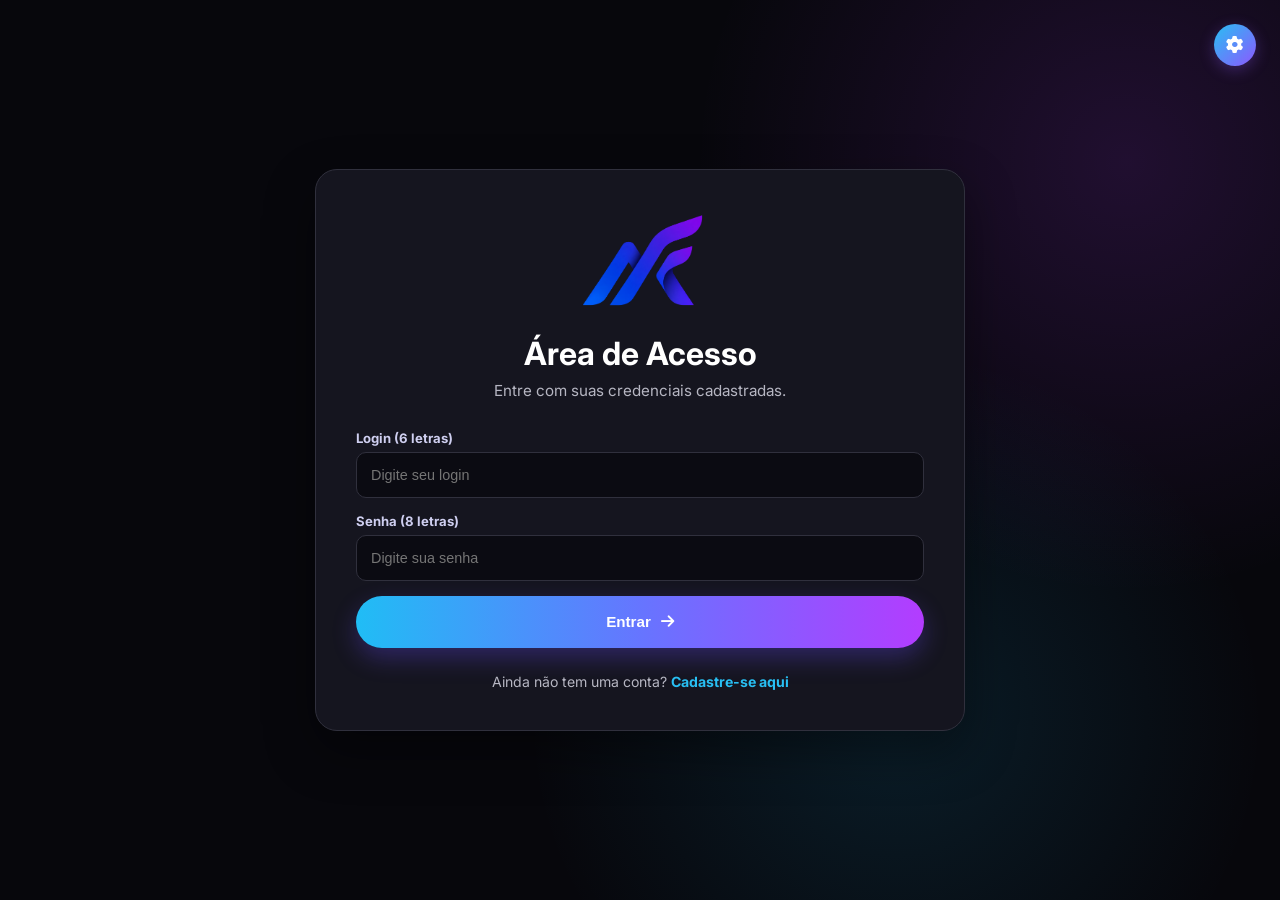
<file: login.html>
<!DOCTYPE html>
<html lang="pt-BR">

<head>
    <meta charset="UTF-8">
    <meta name="viewport" content="width=device-width, initial-scale=1.0">
    <title>Login | MOVA FIT</title>

    <link href="https://fonts.googleapis.com/css2?family=Inter:wght@400;500;700;900&display=swap" rel="stylesheet">
    <link rel="stylesheet" href="css/login.css">
    <link rel="stylesheet" href="css/acessibilidade.css">
    <link rel="stylesheet" href="https://cdnjs.cloudflare.com/ajax/libs/font-awesome/6.5.2/css/all.min.css">
</head>

<body>
    <div class="acessibilidade-container acess-fixed">
        <button id="btnAcess" class="btn-acess" aria-label="Acessibilidade">
            <i class="fa-solid fa-gear"></i>
        </button>
        <div id="menuAcess" class="menu-acess">
            <span>Acessibilidade</span>
            <div class="acoes-acess">
                <button id="btnAumentar" title="Aumentar Fonte">A+</button>
                <button id="btnDiminuir" title="Diminuir Fonte">A-</button>
                <button id="btnContraste" title="Tema claro / escuro" aria-label="Alternar tema claro e escuro"><i class="fa-solid fa-circle-half-stroke"></i></button>
            </div>
        </div>
    </div>

    <main class="auth-container">
        <div class="auth-card">

            <div class="auth-header">
                <a href="index.html" class="logo-link" aria-label="Voltar para a página inicial">
                    <img src="assets/imagens/logo-movafit.png" alt="MOVA FIT" class="logo-img">
                </a>
                <h1>Área de Acesso</h1>
                <p>Entre com suas credenciais cadastradas.</p>
            </div>

            <!-- Mensagem de erro ou sucesso -->

            <div id="feedbackMensagem" class="feedback-mensagem" aria-live="polite"></div>

            <form id="formLogin" novalidate>

                <div class="input-grupo">
                    <label for="loginUsuario">Login (6 letras)</label>
                    <input type="text" id="loginUsuario" name="loginUsuario" placeholder="Digite seu login" maxlength="6" autocapitalize="none" autocorrect="off" spellcheck="false" autocomplete="username" required>
                </div>

                <div class="input-grupo">
                    <label for="senhaUsuario">Senha (8 letras)</label>
                    <input type="password" id="senhaUsuario" name="senhaUsuario" placeholder="Digite sua senha" maxlength="8" autocapitalize="none" autocomplete="current-password" required>
                </div>

                <button type="submit" class="btn-principal btn-submit" style="margin-top: 15px;">
                    Entrar <i class="fa-solid fa-arrow-right"></i>
                </button>

            </form>

            <div class="auth-footer">
                <p>Ainda não tem uma conta? <a href="cadastro.html" id="linkCadastro">Cadastre-se aqui</a></p>
            </div>

        </div>
    </main>

    <script src="js/acessibilidade.js"></script>
    <script src="js/login.js"></script>
</body>

</html>
</file>
<file: css/index.css>
/* Variáveis de cor e estilo (identidade MOVA FIT) */
:root {
    --bg-main: #09090b;       
    --bg-surface: #18181b;    

    
    --azul-mova: #28bff3;
    --roxo-mova: #8d58ff;
    --gradiente-mova: linear-gradient(135deg, #28bff3, #8d58ff);

    --text-primary: #fafafa;  
    --text-secondary: #a1a1aa;
    --border-color: #27272a;  

    --font-main: 'Inter', sans-serif;
}

/* Reset */
* {
    margin: 0;
    padding: 0;
    box-sizing: border-box;
}

html { scroll-behavior: smooth; }

body {
    font-family: var(--font-main);
    background-color: var(--bg-main);
    color: var(--text-primary);
    line-height: 1.5;
    -webkit-font-smoothing: antialiased; 
}

.container {
    max-width: 1200px;
    margin: 0 auto;
    padding: 0 24px;
}
.section { padding: 120px 0; }
.bg-surface { background-color: var(--bg-surface); }
.w-100 { width: 100%; }

.grid-3 {
    display: grid;
    grid-template-columns: repeat(3, 1fr);
    gap: 24px;
}
.grid-2 {
    display: grid;
    grid-template-columns: repeat(2, 1fr);
    gap: 24px;
}

/* Botões */
.btn-primary {
    display: inline-block;
    background: var(--gradiente-mova);
    color: #ffffff;
    padding: 14px 28px;
    border-radius: 30px;
    font-weight: 700;
    text-decoration: none;
    text-align: center;
    border: none;
    transition: transform 0.2s ease, box-shadow 0.2s ease;
}

.btn-primary:hover {
    transform: translateY(-2px);
    box-shadow: 0 8px 20px rgba(141, 88, 255, 0.4);
}

.btn-ghost {
    display: inline-block;
    background-color: transparent;
    color: var(--text-primary);
    padding: 14px 28px;
    border: 1px solid var(--border-color);
    border-radius: 30px;
    font-weight: 500;
    text-decoration: none;
    text-align: center;
    transition: all 0.2s ease;
}

.btn-ghost:hover {
    border-color: var(--azul-mova);
    color: var(--azul-mova);
}

.btn-large {
    font-size: 1.125rem;
    padding: 18px 36px;
}

/* Cabeçalho (header) */
.header {
    position: fixed;
    top: 0;
    width: 100%;
    z-index: 100;
    padding: 20px 0;
    border-bottom: 1px solid transparent;
    transition: all 0.3s ease;
}

.header.scrolled {
    background-color: rgba(9, 9, 11, 0.9);
    backdrop-filter: blur(8px);
    border-bottom: 1px solid var(--border-color);
    padding: 16px 0;
}

.navbar {
    display: flex;
    justify-content: space-between;
    align-items: center;
}

.logo-img {
    height: 38px;
    filter: drop-shadow(0 0 10px rgba(40, 191, 243, 0.45));
}

.nav-menu {
    display: flex;
    gap: 32px;
}
.nav-link {
    color: var(--text-secondary);
    text-decoration: none;
    font-size: 0.875rem;
    font-weight: 500;
    transition: color 0.2s;
    display: inline-flex;
    align-items: center;
    gap: 6px;
    padding: 10px 0;
}
.nav-link:hover { color: var(--text-primary); }

.nav-item { position: relative; }
.nav-seta {
    font-size: 0.6rem;
    transition: transform 0.2s;
}
.submenu {
    position: absolute;
    top: 100%;
    left: -16px;
    min-width: 220px;
    padding: 8px;
    background: rgba(18, 18, 22, 0.97);
    border: 1px solid var(--border-color);
    border-radius: 12px;
    box-shadow: 0 16px 40px rgba(0, 0, 0, 0.5);
    display: flex;
    flex-direction: column;
    opacity: 0;
    visibility: hidden;
    transform: translateY(6px);
    transition: opacity 0.2s, transform 0.2s, visibility 0.2s;
}
.submenu a {
    color: var(--text-secondary);
    text-decoration: none;
    font-size: 0.875rem;
    padding: 10px 12px;
    border-radius: 8px;
    transition: background 0.2s, color 0.2s;
}
.submenu a:hover, .submenu a:focus-visible {
    background: rgba(141, 88, 255, 0.15);
    color: var(--text-primary);
}
.nav-item:hover .submenu, .nav-item:focus-within .submenu {
    opacity: 1;
    visibility: visible;
    transform: translateY(0);
}
.nav-item:hover .nav-seta, .nav-item:focus-within .nav-seta { transform: rotate(180deg); }

/* Botão do menu no celular */
.btn-menu {
    display: none;
    width: 40px;
    height: 40px;
    border-radius: 10px;
    border: 1px solid var(--border-color);
    background: rgba(9, 9, 11, 0.6);
    color: var(--text-primary);
    font-size: 1.1rem;
    cursor: pointer;
    align-items: center;
    justify-content: center;
}

.so-celular { display: none; }

section[id], .feature-card[id], .location-card[id], .plan-card[id] { scroll-margin-top: 100px; }
.nav-actions {
    display: flex;
    gap: 16px;
    align-items: center;
}

/* Tela inicial (hero) */
.hero {
    height: 100vh;
    display: flex;
    align-items: center;
    position: relative;
    border-bottom: 1px solid var(--border-color);
}

.hero-video {
    position: absolute;
    inset: 0;
    width: 100%;
    height: 100%;
    object-fit: cover;
    z-index: 1;
}
.hero-overlay {
    position: absolute;
    inset: 0;
    background-color: rgba(9, 9, 11, 0.7);
    z-index: 2;
}
.hero-content {
    position: relative;
    z-index: 10;
    max-width: 800px;
}

.hero-title {
    font-size: clamp(3rem, 6vw, 5rem);
    font-weight: 900;
    line-height: 1;
    letter-spacing: -2px;
    margin-bottom: 24px;
}
.hero-subtitle {
    font-size: 1.25rem;
    color: var(--text-secondary);
    margin-bottom: 40px;
    max-width: 600px;
}

/* Títulos de seção */
.section-header { margin-bottom: 64px; }
.section-header h2 {
    font-size: 2.5rem;
    font-weight: 800;
    letter-spacing: -1px;
    margin-bottom: 8px;
}
.section-header p {
    font-size: 1.125rem;
    color: var(--text-secondary);
}

/* Cartões de recursos (metodologia) */
.feature-card {
    padding: 32px 0;
    border-top: 1px solid var(--border-color);
    transition: border-color 0.3s;
}
.feature-card:hover { border-color: var(--roxo-mova); }
.feature-icon {
    font-size: 2rem;
    color: var(--azul-mova);
    margin-bottom: 24px;
}
.feature-card h3 {
    font-size: 1.25rem;
    font-weight: 700;
    margin-bottom: 12px;
}
.feature-card p {
    color: var(--text-secondary);
    font-size: 0.95rem;
}

/* Cartões de unidades */
.location-card {
    background-color: var(--bg-main);
    border: 1px solid var(--border-color);
    padding: 32px;
    border-radius: 12px;
    transition: transform 0.2s, border-color 0.2s;
}
.location-card:hover {
    transform: translateY(-4px);
    border-color: var(--azul-mova);
}
.status-badge {
    display: inline-block;
    background: rgba(40, 191, 243, 0.15);
    color: var(--azul-mova);
    padding: 4px 12px;
    border-radius: 4px;
    font-size: 0.75rem;
    font-weight: 700;
    text-transform: uppercase;
    margin-bottom: 16px;
}
.location-card h3 {
    font-size: 1.5rem;
    font-weight: 700;
    margin-bottom: 8px;
}
.location-card p { color: var(--text-secondary); }

/* Cartões de planos (pricing) */
.plans-container {
    max-width: 900px;
    margin: 0 auto;
}
.plan-card {
    background-color: var(--bg-surface);
    border: 1px solid var(--border-color);
    padding: 48px 40px;
    border-radius: 16px;
    position: relative;
    display: flex;
    flex-direction: column;
}

.plan-card.highlighted {
    border-color: var(--roxo-mova);
    box-shadow: 0 10px 40px rgba(141, 88, 255, 0.1);
}
.recommend-badge {
    position: absolute;
    top: -12px;
    left: 40px;
    background: var(--gradiente-mova);
    color: #fff;
    font-size: 0.75rem;
    font-weight: 700;
    text-transform: uppercase;
    padding: 6px 16px;
    border-radius: 20px;
}
.plan-name {
    font-size: 1.5rem;
    font-weight: 700;
    margin-bottom: 16px;
}
.plan-price {
    font-size: 3.5rem;
    font-weight: 900;
    letter-spacing: -2px;
    margin-bottom: 16px;
    color: var(--azul-mova);
}
.plan-price span {
    font-size: 1rem;
    font-weight: 400;
    color: var(--text-secondary);
    letter-spacing: 0;
}
.plan-desc {
    color: var(--text-secondary);
    margin-bottom: 32px;
    padding-bottom: 32px;
    border-bottom: 1px solid var(--border-color);
}

.plan-features {
    list-style: none;
    margin-bottom: 40px;
    flex-grow: 1;
}
.plan-features li {
    margin-bottom: 16px;
    font-size: 0.95rem;
    display: flex;
    align-items: center;
    gap: 12px;
}
.plan-features li i {
    color: var(--azul-mova);
    font-size: 0.875rem;
}
.plan-features li.disabled { color: var(--text-secondary); }
.plan-features li.disabled i { color: var(--border-color); }

/* Rodapé (footer) */
.footer {
    border-top: 1px solid var(--border-color);
    padding: 64px 0 32px;
}
.footer-wrapper {
    display: flex;
    justify-content: space-between;
    align-items: flex-start;
    margin-bottom: 64px;
}
.footer-logo {
    height: 28px;
    margin-bottom: 12px;
}
.footer-info p {
    color: var(--text-secondary);
    font-size: 0.875rem;
}
.footer-links {
    display: flex;
    gap: 24px;
}
.footer-links a {
    color: var(--text-secondary);
    text-decoration: none;
    font-size: 0.875rem;
    transition: color 0.2s;
}
.footer-links a:hover { color: var(--azul-mova); }
.footer-copyright {
    color: var(--text-secondary);
    font-size: 0.75rem;
    text-align: center;
}

/* Media queries */
@media (max-width: 900px) {
    .grid-3, .grid-2 { grid-template-columns: 1fr; }
    /* Menu no celular */
    .btn-menu { display: inline-flex; }
    .nav-menu {
        display: none;
        position: absolute;
        top: 100%;
        left: 16px;
        right: 16px;
        flex-direction: column;
        gap: 4px;
        padding: 12px;
        max-height: calc(100vh - 100px);
        overflow-y: auto;
        background: rgba(18, 18, 22, 0.98);
        border: 1px solid var(--border-color);
        border-radius: 14px;
        box-shadow: 0 20px 50px rgba(0, 0, 0, 0.6);
    }
    .nav-menu.aberto { display: flex; }
    .nav-link {
        color: var(--text-primary);
        font-size: 1rem;
        font-weight: 700;
        padding: 10px 12px;
    }
    .nav-seta { display: none; }
    .submenu {
        position: static;
        opacity: 1;
        visibility: visible;
        transform: none;
        background: transparent;
        border: none;
        box-shadow: none;
        padding: 0 0 8px 12px;
        min-width: 0;
    }
    .navbar { position: relative; }
    .hero-title { font-size: 3rem; }
    .footer-wrapper {
        flex-direction: column;
        gap: 32px;
    }
}

@media (max-width: 600px) {
    .container { padding: 0 16px; }

    .hero-overlay { background: linear-gradient(180deg, rgba(9, 9, 11, 0.35) 0%, rgba(9, 9, 11, 0.55) 55%, rgba(9, 9, 11, 0.8) 100%); }
    .nav-actions { gap: 8px; }
    .nav-actions .btn-ghost { display: none; }
    .nav-menu .so-celular {
        display: inline-flex;
        border-top: 1px solid var(--border-color);
        margin-top: 4px;
        padding-top: 14px;
    }
    .nav-actions .btn-primary {
        padding: 9px 14px;
        font-size: 0.8rem;
        white-space: nowrap;
    }
    .nav-actions .btn-acess {
        width: 36px;
        height: 36px;
        font-size: 0.95rem;
    }
    .logo-img { height: 30px; }
    .hero-title {
        font-size: 2.4rem;
        letter-spacing: -1px;
    }
    .hero-subtitle { font-size: 1.05rem; }
    .section { padding: 72px 0; }
    .section-header { margin-bottom: 40px; }
    .section-header h2 { font-size: 2rem; }
    .plan-card { padding: 40px 24px; }
    .recommend-badge { left: 24px; }
    .footer-links {
        flex-wrap: wrap;
        gap: 16px;
    }
}
@media (max-width: 360px) {
    .nav-actions .btn-primary {
        padding: 8px 10px;
        font-size: 0.75rem;
    }
}

/* Tema claro */
html.tema-claro {
    --bg-main: #f6f6f9;
    --bg-surface: #ffffff;
    --text-primary: #1c1c25;
    --text-secondary: #5c5c68;
    --border-color: #e3e3ea;
}
html.tema-claro .hero { color: #fafafa; }
html.tema-claro .hero-subtitle { color: #d4d4d8; }
html.tema-claro .header.scrolled { background-color: rgba(255, 255, 255, 0.94); }
html.tema-claro .submenu {
    background: #ffffff;
    box-shadow: 0 16px 40px rgba(30, 25, 70, 0.15);
}
html.tema-claro .submenu a:hover, html.tema-claro .submenu a:focus-visible { color: #1c1c25; }
html.tema-claro .btn-menu { background: rgba(255, 255, 255, 0.85); }
html.tema-claro .location-card { background: #ffffff; }
html.tema-claro .plan-card.highlighted { box-shadow: 0 10px 40px rgba(141, 88, 255, 0.18); }

@media (min-width: 901px) {
    html.tema-claro .header:not(.scrolled) .nav-link,
    html.tema-claro .header:not(.scrolled) .btn-ghost {
        color: #fafafa;
        border-color: rgba(255, 255, 255, 0.35);
    }
}
@media (max-width: 900px) {
    html.tema-claro .nav-menu {
        background: rgba(255, 255, 255, 0.98);
        box-shadow: 0 20px 50px rgba(30, 25, 70, 0.18);
    }
    html.tema-claro .header:not(.scrolled) .nav-actions .btn-ghost {
        color: #fafafa;
        border-color: rgba(255, 255, 255, 0.35);
    }
}
/* Fotos dos cartões */
.card-foto {
    display: block;
    width: 100%;
    aspect-ratio: 16 / 10;
    object-fit: cover;
    border-radius: 14px;
    margin-bottom: 24px;
    background: var(--bg-surface);
}
.feature-card .card-foto { transition: transform 0.4s ease; }
.feature-card:hover .card-foto { transform: scale(1.02); }
.location-card { overflow: hidden; }
.location-card .card-foto {
    width: calc(100% + 64px);
    margin: -32px -32px 24px;
    border-radius: 0;
}
</file>
<file: css/acessibilidade.css>
/* Acessibilidade */
.acessibilidade-container {
    position: relative;
    display: inline-block;
    font-family: 'Inter', sans-serif;
    z-index: 9999;
}

.acessibilidade-container.acess-fixed {
    position: fixed;
    top: 24px;
    right: 24px;
}

.btn-acess {
    background: linear-gradient(135deg, #28bff3, #8d58ff);
    color: #fff;
    border: none;
    width: 42px;
    height: 42px;
    border-radius: 50%;
    font-size: 1.1rem;
    cursor: pointer;
    box-shadow: 0 4px 15px rgba(141, 88, 255, 0.3);
    transition: transform 0.3s ease;
    display: flex;
    align-items: center;
    justify-content: center;
}

.btn-acess:hover {
    transform: rotate(90deg) scale(1.05);
}

.menu-acess {
    position: absolute;
    top: calc(100% + 12px);
    right: 0;
    background: #15151f;
    border: 1px solid #30303d;
    padding: 15px;
    border-radius: 12px;
    box-shadow: 0 10px 30px rgba(0,0,0,0.6);
    display: none;
    flex-direction: column;
    gap: 12px;
    min-width: 160px;
    opacity: 0;
    transform: translateY(-10px);
    transition: opacity 0.2s, transform 0.2s;
}

.menu-acess.ativo {
    display: flex;
    opacity: 1;
    transform: translateY(0);
}

.menu-acess span {
    color: #a1a1aa;
    font-size: 0.8rem;
    font-weight: 700;
    text-transform: uppercase;
    text-align: center;
    border-bottom: 1px solid #30303d;
    padding-bottom: 8px;
}

.acoes-acess {
    display: flex;
    justify-content: space-between;
    gap: 8px;
}

.acoes-acess button {
    flex: 1;
    background: #27272a;
    color: #fff;
    border: 1px solid #3f3f46;
    border-radius: 6px;
    padding: 8px 0;
    font-size: 0.9rem;
    font-weight: bold;
    cursor: pointer;
    transition: 0.2s;
}

.acoes-acess button:hover {
    background: #8d58ff;
    border-color: #8d58ff;
}

html.fonte-aumentada { font-size: 112% !important; }
html.fonte-reduzida { font-size: 88% !important; }
</file>
<file: css/cadastro.css>
/* Página de cadastro e login */

* {
    margin: 0;
    padding: 0;
    box-sizing: border-box;
}

body {
    font-family: 'Inter', Arial, Helvetica, sans-serif;
    background: radial-gradient(circle at 88% 18%, rgba(179, 60, 255, 0.15), transparent 32%),
                radial-gradient(circle at 70% 80%, rgba(32, 189, 245, 0.12), transparent 32%),
                #07070c;
    color: #f7f7fb;
    min-height: 100vh;
    display: flex;
    align-items: center;
    justify-content: center;
    padding: 40px 20px;
}

:root {
    --azul: #28bff3;
    --roxo: #8d58ff;
    --gradiente: linear-gradient(90deg, #20bdf5 0%, #6675ff 50%, #b33cff 100%);
    --card: #15151f;
    --borda: #30303d;
}

.auth-container {
    width: 100%;
    max-width: 650px;
}

.auth-card {
    background: var(--card);
    border: 1px solid var(--borda);
    border-radius: 22px;
    padding: 40px;
    box-shadow: 0 20px 50px rgba(0, 0, 0, 0.4);
}

.auth-header {
    text-align: center;
    margin-bottom: 30px;
}

.logo-img {
    width: 130px;
    margin-bottom: 20px;
}

.auth-header h1 {
    font-size: 2rem;
    margin-bottom: 8px;
    color: #ffffff;
}

.auth-header p {
    color: #b6b6c2;
    font-size: 0.95rem;
}

/* Fieldsets e grupos */
.form-grupo-fieldset {
    border: 1px solid var(--borda);
    border-radius: 14px;
    padding: 20px;
    margin-bottom: 20px;
    background: rgba(255, 255, 255, 0.01);
}

.form-grupo-fieldset legend {
    padding: 0 10px;
    color: var(--azul);
    font-weight: 700;
    font-size: 0.95rem;
    display: flex;
    align-items: center;
    gap: 8px;
}

.input-linha {
    display: grid;
    grid-template-columns: repeat(2, 1fr);
    gap: 15px;
}

.input-grupo {
    margin-bottom: 15px;
    display: flex;
    flex-direction: column;
}

.input-grupo label {
    font-size: 0.82rem;
    font-weight: 700;
    color: #cfcff0;
    margin-bottom: 6px;
}

.input-grupo input,
.input-grupo select {
    width: 100%;
    min-height: 46px;
    padding: 0 14px;
    border-radius: 10px;
    border: 1px solid var(--borda);
    background: #0b0b12;
    color: #ffffff;
    font-size: 0.9rem;
    transition: border-color 0.25s ease;
}

.input-grupo input:focus,
.input-grupo select:focus {
    outline: none;
    border-color: var(--azul);
}

.input-grupo input.invalido,
.input-grupo select.invalido {
    border-color: #ff4d4d;
}

.opcional {
    color: #8a8a9a;
    font-weight: 500;
}

.erro-texto {
    color: #ff6b6b;
    font-size: 0.75rem;
    margin-top: 5px;
    min-height: 14px;
}

/* Mensagem de erro ou sucesso */
.feedback-mensagem {
    padding: 12px 16px;
    border-radius: 10px;
    margin-bottom: 20px;
    font-size: 0.9rem;
    font-weight: 700;
    display: none;
    text-align: center;
}

.feedback-mensagem.sucesso {
    background: rgba(40, 191, 243, 0.15);
    border: 1px solid var(--azul);
    color: var(--azul);
    display: block;
}

.feedback-mensagem.erro {
    background: rgba(255, 77, 77, 0.15);
    border: 1px solid #ff4d4d;
    color: #ff6b6b;
    display: block;
}

/* Botão principal */
.btn-submit {
    width: 100%;
    min-height: 52px;
    border: none;
    border-radius: 30px;
    background: var(--gradiente);
    color: #ffffff;
    font-size: 0.95rem;
    font-weight: 800;
    cursor: pointer;
    display: flex;
    align-items: center;
    justify-content: center;
    gap: 10px;
    box-shadow: 0 10px 25px rgba(105, 76, 255, 0.3);
    transition: transform 0.25s ease;
}

.btn-submit:hover {
    transform: translateY(-2px);
}

.auth-footer {
    text-align: center;
    margin-top: 25px;
    font-size: 0.88rem;
    color: #b6b6c2;
}

.auth-footer a {
    color: var(--azul);
    text-decoration: none;
    font-weight: 700;
}

.auth-footer a:hover {
    text-decoration: underline;
}

@media (max-width: 600px) {
    .input-linha {
        grid-template-columns: 1fr;
    }
    .auth-card {
        padding: 25px 20px;
    }
}
/* Tooltip customizado */
.tooltip-custom {
    position: relative;
    display: inline-block;
    margin-left: 8px;
    color: var(--azul);
    cursor: pointer;
}

.tooltip-custom .tooltip-texto {
    visibility: hidden;
    width: max-content;
    background-color: var(--card);
    color: #f7f7fb;
    text-align: center;
    border: 1px solid var(--borda);
    border-radius: 6px;
    padding: 8px 12px;

    
    position: absolute;
    z-index: 10;
    bottom: 150%;
    left: 50%;
    transform: translateX(-50%);

    
    opacity: 0;
    transition: opacity 0.3s ease;

    font-size: 0.75rem;
    font-weight: normal;
    box-shadow: 0 5px 15px rgba(0, 0, 0, 0.5);
}

.tooltip-custom .tooltip-texto::after {
    content: "";
    position: absolute;
    top: 100%;
    left: 50%;
    margin-left: -6px;
    border-width: 6px;
    border-style: solid;
    border-color: var(--borda) transparent transparent transparent;
}

.tooltip-custom:hover .tooltip-texto,
.tooltip-custom:active .tooltip-texto {
    visibility: visible;
    opacity: 1;
}
/* Container da senha e botão do olho */

.input-container {
    position: relative;
    display: flex;
    align-items: center;
    width: 100%;
}

.input-container input {
    width: 100%;
    padding-right: 45px !important;
}

.btn-olho {
    position: absolute;
    right: 15px;
    background: transparent !important;
    border: none !important;
    color: #b6b6c2;
    cursor: pointer;
    font-size: 1.1rem;
    padding: 0;
    display: flex;
    align-items: center;
    justify-content: center;
}

.btn-olho:hover {
    color: var(--azul);
}

.btn-olho:focus {
    outline: none;
}

/* Tema claro */
html.tema-claro {
    --card: #ffffff;
    --borda: #e3e3ea;
}
html.tema-claro body {
    background: radial-gradient(circle at 88% 18%, rgba(179, 60, 255, 0.10), transparent 32%),
                radial-gradient(circle at 70% 80%, rgba(32, 189, 245, 0.10), transparent 32%),
                #f6f6f9;
    color: #1c1c25;
}
html.tema-claro .auth-card { box-shadow: 0 20px 50px rgba(30, 25, 70, 0.10); }
html.tema-claro .auth-header h1 { color: #1c1c25; }
html.tema-claro .auth-header p,
html.tema-claro .auth-footer { color: #5c5c68; }
html.tema-claro .input-grupo label { color: #3a3a48; }
html.tema-claro .input-grupo input,
html.tema-claro .input-grupo select {
    background: #f8f9fc;
    border-color: #d7deea;
    color: #1c1c25;
}
html.tema-claro .form-grupo-fieldset { background: #fcfcfe; }
html.tema-claro .tooltip-custom .tooltip-texto { color: #1c1c25; }
html.tema-claro .btn-olho { color: #6e6e79; }
html.tema-claro .opcional { color: #6e6e79; }
/* Escolha do plano no cadastro */
.opcoes-plano {
    display: grid;
    grid-template-columns: repeat(2, 1fr);
    gap: 12px;
}
.opcao-plano {
    position: relative;
    cursor: pointer;
}
.opcao-plano input {
    position: absolute;
    opacity: 0;
    pointer-events: none;
}
.opcao-plano-conteudo {
    display: flex;
    flex-direction: column;
    gap: 4px;
    height: 100%;
    padding: 16px;
    border: 2px solid var(--borda);
    border-radius: 14px;
    background: #0b0b12;
    transition: border-color 0.2s ease, box-shadow 0.2s ease, background 0.2s ease;
}
.opcao-plano-conteudo strong {
    font-size: 1rem;
    display: flex;
    align-items: center;
    gap: 8px;
    flex-wrap: wrap;
}
.selo-recomendado {
    font-style: normal;
    font-size: 0.62rem;
    font-weight: 800;
    text-transform: uppercase;
    letter-spacing: 0.5px;
    padding: 3px 8px;
    border-radius: 20px;
    background: var(--gradiente);
    color: #ffffff;
}
.opcao-plano-preco {
    font-size: 1.4rem;
    font-weight: 900;
    color: var(--azul);
}
.opcao-plano-preco small {
    font-size: 0.75rem;
    font-weight: 500;
    color: #b6b6c2;
}
.opcao-plano-desc {
    font-size: 0.78rem;
    color: #b6b6c2;
}
.opcao-plano:hover .opcao-plano-conteudo { border-color: rgba(141, 88, 255, 0.6); }
.opcao-plano input:checked + .opcao-plano-conteudo {
    border-color: var(--roxo);
    background: rgba(141, 88, 255, 0.12);
    box-shadow: 0 0 0 3px rgba(141, 88, 255, 0.2);
}
.opcao-plano input:focus-visible + .opcao-plano-conteudo {
    outline: 3px solid var(--azul);
    outline-offset: 2px;
}
.opcoes-plano.invalido .opcao-plano-conteudo { border-color: #ff4d4d; }

html.tema-claro .opcao-plano-conteudo { background: #f8f9fc; }
html.tema-claro .opcao-plano-preco small,
html.tema-claro .opcao-plano-desc { color: #6e6e79; }

@media (max-width: 420px) {
    .opcoes-plano { grid-template-columns: 1fr; }
}

.input-grupo input.travado {
    cursor: not-allowed;
    opacity: 0.85;
    background-image: url("data:image/svg+xml,%3Csvg xmlns='http://www.w3.org/2000/svg' viewBox='0 0 24 24' fill='%238a8a9a'%3E%3Cpath d='M12 2a5 5 0 0 0-5 5v3H6a2 2 0 0 0-2 2v8a2 2 0 0 0 2 2h12a2 2 0 0 0 2-2v-8a2 2 0 0 0-2-2h-1V7a5 5 0 0 0-5-5zm-3 8V7a3 3 0 0 1 6 0v3z'/%3E%3C/svg%3E");
    background-repeat: no-repeat;
    background-position: right 12px center;
    background-size: 14px;
    padding-right: 34px;
}
.input-grupo input.travado:focus { border-color: var(--borda); }
</file>
<file: css/dashboard.css>
/* Dashboard */

/* Reset e configurações gerais */
* {
    margin: 0;
    padding: 0;
    box-sizing: border-box;
}

html {
    font-size: 16px;
    scroll-behavior: smooth;
}

body, button, a {
    font-family: 'Inter', sans-serif;
}

body {
    width: 100%;
    min-height: 100vh;
    background: var(--fundo);
    color: var(--texto);
    overflow-x: hidden;
    transition: background-color 0.3s ease, color 0.3s ease;
}

button { font-size: inherit; }
button, a { -webkit-tap-highlight-color: transparent; }

/* Variáveis */
:root {
    --azul: #28bff3;
    --azul-forte: #168ff5;
    --roxo: #8d58ff;
    --roxo-forte: #b33cff;
    --gradiente: linear-gradient(90deg, #20bdf5 0%, #6675ff 50%, #b33cff 100%);

    --fundo: #0b0b12;
    --card: #15151f;
    --texto: #f4f4f8;
    --texto-secundario: #a1a1aa;
    --borda: #2a2a37;
    --campo-bg: #0f0f18;
    --campo-borda: #30303d;
    --header: #07070c;
    --header-borda: rgba(255, 255, 255, 0.09);
    --header-texto: #ffffff;
    --menu-texto: #d8d8e1;
    --hero-bg: radial-gradient(circle at 88% 18%, rgba(170, 60, 255, 0.25), transparent 32%),
               radial-gradient(circle at 70% 80%, rgba(32, 189, 245, 0.08), transparent 32%),
               linear-gradient(115deg, #08080e 0%, #0e0e1b 52%, #241439 100%);
    --hero-texto: #ffffff;
    --btn2-borda: rgba(255, 255, 255, 0.45);
    --btn2-bg: rgba(255, 255, 255, 0.04);
    --btn2-bg-hover: rgba(255, 255, 255, 0.11);
    --roxo-texto: #b99cff;
    --sombra: 0 12px 35px rgba(0, 0, 0, 0.35);
}

html.tema-claro {
    --fundo: #f6f6f9;
    --card: #ffffff;
    --texto: #1c1c25;
    --texto-secundario: #6e6e79;
    --borda: #e3e3ea;
    --campo-bg: #f8f9fc;
    --campo-borda: #d7deea;
    --header: #ffffff;
    --header-borda: #e3e3ea;
    --header-texto: #1c1c25;
    --menu-texto: #4a4a57;
    --hero-bg: radial-gradient(circle at 88% 18%, rgba(170, 60, 255, 0.16), transparent 34%),
               radial-gradient(circle at 70% 80%, rgba(32, 189, 245, 0.12), transparent 34%),
               linear-gradient(115deg, #fbfbfe 0%, #f3f1fb 52%, #ece4fb 100%);
    --hero-texto: #1c1c25;
    --btn2-borda: rgba(28, 28, 37, 0.25);
    --btn2-bg: rgba(255, 255, 255, 0.7);
    --btn2-bg-hover: #ffffff;
    --roxo-texto: #623cff;
    --sombra: 0 12px 35px rgba(30, 25, 70, 0.08);
}

/* Cabeçalho */
.cabecalho {
    width: 100%;
    min-height: 90px;
    padding: 0 5%;
    display: flex;
    align-items: center;
    justify-content: space-between;
    gap: 28px;
    position: sticky;
    top: 0;
    z-index: 1000;
    background: var(--header);
    border-bottom: 1px solid var(--header-borda);
    transition: background-color 0.3s ease;
}

.logo-btn {
    padding: 0;
    border: none;
    background: transparent;
    display: flex;
    align-items: center;
    cursor: pointer;
    flex-shrink: 0;
}

.logo-img {
    display: block;
    height: 38px;
    width: auto !important;
    filter: drop-shadow(0 0 10px rgba(40, 191, 243, 0.45));
}

.menu-dashboard {
    flex: 1;
    display: flex;
    align-items: center;
    justify-content: center;
    gap: 32px;
}

.menu-link {
    position: relative;
    padding: 34px 0 30px;
    border: none;
    background: transparent;
    color: var(--menu-texto);
    font-size: 0.9rem;
    font-weight: 700;
    white-space: nowrap;
    cursor: pointer;
    transition: color 0.25s ease, transform 0.25s ease;
}

.menu-link:hover { color: #ae75ff; }
.menu-link.ativo { color: var(--header-texto); }
.menu-link.ativo::after {
    content: "";
    position: absolute;
    left: 0;
    right: 0;
    bottom: 20px;
    height: 3px;
    border-radius: 30px;
    background: var(--gradiente);
}

.header-direita {
    display: flex;
    align-items: center;
    gap: 15px;
    flex-shrink: 0;
}

.usuario-logado {
    display: flex;
    align-items: center;
    gap: 8px;
    color: var(--header-texto);
    font-size: 0.88rem;
    white-space: nowrap;
}

.usuario-logado i {
    color: #a66aff;
    font-size: 1rem;
}
.usuario-logado .btn-acess i { color: #ffffff; }
.usuario-logado strong { color: var(--header-texto); }

.btn-sair {
    padding: 10px 8px;
    border: none;
    background: transparent;
    color: var(--header-texto);
    display: flex;
    align-items: center;
    gap: 8px;
    font-size: 0.85rem;
    font-weight: 700;
    cursor: pointer;
    transition: color 0.25s ease, transform 0.25s ease;
}

.btn-sair:hover {
    color: #ae75ff;
    transform: translateY(-1px);
}

/* Dashboard / telas */
.dashboard {
    width: 100%;
    min-height: calc(100vh - 90px);
    background: var(--fundo);
    transition: background-color 0.3s ease;
}

.tela {
    display: none;
    width: 100%;
}
.tela.ativa {
    display: block;
    animation: telaEntrada 0.3s ease;
}

@keyframes telaEntrada {
    from {
        opacity: 0;
        transform: translateY(6px);
    }
    to {
        opacity: 1;
        transform: translateY(0);
    }
}

/* Hero (tela inicial) */
.hero-dashboard {
    position: relative;
    width: 100%;
    min-height: calc(100vh - 90px);
    padding: 75px 6% 105px;
    display: flex;
    align-items: center;
    overflow: hidden;
    background: var(--hero-bg);
    color: var(--hero-texto);
}

.hero-efeito {
    position: absolute;
    border-radius: 50%;
    pointer-events: none;
}
.hero-efeito-1 {
    width: 500px;
    height: 500px;
    top: -230px;
    right: -100px;
    background: radial-gradient(circle, rgba(180, 60, 255, 0.18), transparent 70%);
}
.hero-efeito-2 {
    width: 450px;
    height: 450px;
    right: 25%;
    bottom: -350px;
    background: radial-gradient(circle, rgba(32, 189, 245, 0.15), transparent 70%);
}

.hero-conteudo {
    position: relative;
    z-index: 5;
    width: 100%;
    max-width: 820px;
}
.hero-tag {
    display: inline-block;
    margin-bottom: 24px;
    color: var(--azul);
    font-size: 0.85rem;
    font-weight: 700;
    letter-spacing: 3px;
}

.hero-conteudo h1 { 
    margin-bottom: 12px; 
    color: var(--texto-secundario);
    font-size: 1.75rem; 
    font-weight: 400; 
    line-height: 1.2; 
    letter-spacing: -0.5px;
}
.hero-conteudo h1 span { 
    color: var(--hero-texto); 
    font-weight: 700; 
    background: none; 
    -webkit-text-fill-color: var(--hero-texto); 
}

.hero-conteudo h2 { 
    margin-bottom: 32px; 
    color: var(--hero-texto) !important; 
    font-size: clamp(3.5rem, 7vw, 5.5rem); 
    font-weight: 900; 
    line-height: 1; 
    letter-spacing: -2.5px; 
}
.hero-conteudo h2 span { 
    display: block; 
    margin-top: 4px; 
    background: var(--gradiente); 
    -webkit-background-clip: text; 
    background-clip: text; 
    -webkit-text-fill-color: transparent; 
}

.hero-conteudo > p { 
    display: block; 
    width: 100%; 
    max-width: 600px; 
    margin-bottom: 40px; 
    color: var(--texto-secundario); 
    font-size: 1.125rem; 
    line-height: 1.6; 
}
.hero-botoes {
    display: flex;
    align-items: center;
    gap: 14px;
    flex-wrap: wrap;
}
.btn-principal, .btn-secundario {
    min-height: 54px;
    padding: 0 26px;
    border-radius: 30px;
    display: inline-flex;
    align-items: center;
    justify-content: center;
    gap: 13px;
    font-size: 0.9rem;
    font-weight: 800;
    cursor: pointer;
    transition: transform 0.25s ease, box-shadow 0.25s ease, background 0.25s ease;
}

.btn-principal {
    border: none;
    background: var(--gradiente);
    color: #ffffff;
    box-shadow: 0 10px 30px rgba(105, 76, 255, 0.25);
}
.btn-principal:hover {
    transform: translateY(-3px);
    box-shadow: 0 15px 38px rgba(105, 76, 255, 0.38);
}

.btn-secundario {
    border: 1px solid var(--btn2-borda);
    background: var(--btn2-bg);
    color: var(--hero-texto);
    text-decoration: none;
}
.btn-secundario:hover {
    transform: translateY(-3px);
    background: var(--btn2-bg-hover);
}

.hero-scroll {
    position: absolute;
    left: 50%;
    bottom: 25px;
    transform: translateX(-50%);
    z-index: 5;
    display: flex;
    flex-direction: column;
    align-items: center;
    gap: 9px;
    color: var(--texto-secundario);
    font-size: 0.7rem;
    letter-spacing: 1.5px;
}
.hero-scroll i { animation: setaHero 1.4s infinite; }
@keyframes setaHero { 0%, 100% { transform: translateY(0); } 50% { transform: translateY(6px); } }

/* Área do cliente */
.area-cliente {
    position: relative;
    z-index: 10;
    display: block;
    width: 100%;
    min-height: 520px;
    padding: 80px 6% 100px;
    background: var(--fundo);
    color: var(--texto);
}

.titulo-secao {
    display: block;
    width: 100%;
    max-width: 760px;
    margin-bottom: 42px;
}
.subtitulo-secao {
    display: inline-block;
    margin-bottom: 11px;
    color: var(--azul);
    font-size: 0.76rem;
    font-weight: 800;
    letter-spacing: 2.5px;
}
.titulo-secao h2 {
    display: block;
    margin-bottom: 13px;
    color: var(--texto);
    font-size: clamp(2rem, 3vw, 2.9rem);
    line-height: 1.12;
}
.titulo-secao h2 strong {
    background: var(--gradiente);
    -webkit-background-clip: text;
    background-clip: text;
    -webkit-text-fill-color: transparent;
    color: var(--roxo);
}
.titulo-secao p {
    display: block;
    width: 100%;
    max-width: 680px;
    color: var(--texto-secundario);
    font-size: 1rem;
    line-height: 1.7;
}

/* Cards do início */
.cards-dashboard {
    display: grid;
    grid-template-columns: repeat(3, minmax(0, 1fr));
    gap: 22px;
    width: 100%;
}
.card-dashboard {
    position: relative;
    display: block;
    width: 100%;
    min-height: 270px;
    padding: 30px;
    border-radius: 20px;
    border: 1px solid var(--borda);
    background: var(--card);
    color: var(--texto);
    box-shadow: 0 8px 25px rgba(20, 20, 40, 0.04);
    text-align: left;
    text-decoration: none;
    cursor: pointer;
    overflow: hidden;
    transition: transform 0.3s ease, box-shadow 0.3s ease, border-color 0.3s ease;
}
.card-dashboard::before {
    content: "";
    position: absolute;
    top: 0;
    left: 0;
    width: 100%;
    height: 4px;
    background: var(--gradiente);
    transform: scaleX(0);
    transform-origin: left;
    transition: transform 0.3s ease;
}
.card-dashboard:hover {
    transform: translateY(-7px);
    border-color: rgba(143, 92, 255, 0.55);
    box-shadow: 0 18px 45px rgba(70, 45, 150, 0.14);
}
.card-dashboard:hover::before { transform: scaleX(1); }

.card-icone {
    width: 58px;
    height: 58px;
    margin-bottom: 25px;
    border-radius: 15px;
    display: flex;
    align-items: center;
    justify-content: center;
    background: var(--gradiente);
    color: #ffffff;
    font-size: 1.3rem;
    box-shadow: 0 8px 22px rgba(100, 80, 255, 0.2);
}
.card-conteudo h3 {
    margin-bottom: 10px;
    color: var(--texto);
    font-size: 1.08rem;
    line-height: 1.3;
}
.card-conteudo p {
    padding-right: 20px;
    color: var(--texto-secundario);
    font-size: 0.9rem;
    line-height: 1.6;
}

.card-seta {
    position: absolute;
    right: 22px;
    bottom: 22px;
    width: 39px;
    height: 39px;
    border-radius: 50%;
    border: 1px solid rgba(143, 92, 255, 0.55);
    color: var(--roxo);
    display: flex;
    align-items: center;
    justify-content: center;
    transition: background 0.25s ease, color 0.25s ease, border-color 0.25s ease, transform 0.25s ease;
}
.card-dashboard:hover .card-seta {
    background: var(--gradiente);
    color: #ffffff;
    border-color: transparent;
    transform: translateX(2px);
}

/* Card de feedback */
.card-feedback {
    background: linear-gradient(145deg, #11111c 0%, #181221 50%, #251437 100%);
    border-color: rgba(151, 83, 255, 0.45);
    color: #ffffff;
}
.card-feedback .card-conteudo h3 { color: #ffffff; }
.card-feedback .card-conteudo p { color: #c8c8d2; }
.feedback-aviso {
    display: inline-flex;
    align-items: center;
    gap: 7px;
    margin-top: 17px;
    padding-right: 40px;
    color: #42c9ff;
    font-size: 0.76rem;
    font-weight: 800;
}
.card-feedback .card-seta {
    color: #b77aff;
    border-color: rgba(183, 122, 255, 0.6);
}
.card-feedback:hover {
    border-color: #a466ff;
    box-shadow: 0 18px 45px rgba(100, 55, 180, 0.25);
}

/* Páginas internas */
.pagina-interna {
    width: 100%;
    min-height: calc(100vh - 90px);
    padding: 60px 7% 100px;
    background: radial-gradient(circle at 100% 0%, rgba(143, 92, 255, 0.07), transparent 30%), var(--fundo);
    color: var(--texto);
}

.btn-voltar {
    margin-bottom: 38px;
    padding: 0;
    border: none;
    background: transparent;
    color: var(--texto-secundario);
    display: inline-flex;
    align-items: center;
    gap: 9px;
    font-size: 0.88rem;
    font-weight: 700;
    cursor: pointer;
    transition: color 0.25s ease, transform 0.25s ease;
}
.btn-voltar:hover {
    color: var(--roxo);
    transform: translateX(-3px);
}

.titulo-pagina {
    width: 100%;
    max-width: 780px;
    margin-bottom: 40px;
}
.titulo-pagina > span {
    display: inline-block;
    margin-bottom: 10px;
    color: var(--azul);
    font-size: 0.76rem;
    font-weight: 800;
    letter-spacing: 2.5px;
}
.titulo-pagina h1 {
    margin-bottom: 14px;
    color: var(--texto);
    font-size: clamp(2.5rem, 5vw, 4.3rem);
    line-height: 1.05;
}
.titulo-pagina h1 strong {
    background: var(--gradiente);
    -webkit-background-clip: text;
    background-clip: text;
    -webkit-text-fill-color: transparent;
    color: var(--roxo);
}
.titulo-pagina p {
    color: var(--texto-secundario);
    font-size: 1rem;
    line-height: 1.65;
}

/* Card do perfil */
.perfil-card {
    width: 100%;
    padding: 40px;
    border-radius: 22px;
    border: 1px solid var(--borda);
    background: var(--card);
    box-shadow: var(--sombra);
    display: grid;
    grid-template-columns: 240px minmax(0, 1fr);
    gap: 50px;
}

.perfil-lateral {
    padding-right: 35px;
    border-right: 1px solid var(--borda);
    display: flex;
    flex-direction: column;
    align-items: center;
    text-align: center;
}
.avatar {
    width: 145px;
    height: 145px;
    margin-bottom: 20px;
    border-radius: 50%;
    display: flex;
    align-items: center;
    justify-content: center;
    background: linear-gradient(145deg, rgba(32, 189, 245, 0.12), rgba(179, 60, 255, 0.14));
    border: 3px solid #985aff;
    color: var(--roxo);
    font-size: 4rem;
}
.perfil-identificacao h2 {
    margin-bottom: 6px;
    color: var(--texto);
    font-size: 1.25rem;
}
.perfil-identificacao span {
    color: var(--texto-secundario);
    font-size: 0.85rem;
}

.perfil-dados {
    display: grid;
    grid-template-columns: repeat(2, minmax(0, 1fr));
    gap: 15px 30px;
}
.dado-perfil {
    min-height: 95px;
    padding: 20px;
    border-radius: 15px;
    border: 1px solid var(--borda);
    background: rgba(120, 100, 200, 0.025);
    display: flex;
    align-items: center;
    gap: 15px;
}
.dado-icone {
    width: 44px;
    height: 44px;
    flex-shrink: 0;
    border-radius: 12px;
    display: flex;
    align-items: center;
    justify-content: center;
    background: linear-gradient(135deg, rgba(32, 189, 245, 0.13), rgba(179, 60, 255, 0.13));
    color: var(--roxo);
}
.dado-perfil > div:last-child {
    display: flex;
    flex-direction: column;
    gap: 6px;
}
.dado-perfil span {
    color: var(--texto-secundario);
    font-size: 0.78rem;
}
.dado-perfil strong {
    color: var(--texto);
    font-size: 0.94rem;
    word-break: break-word;
}

/* Meu endereço */
.informacoes-card {
    width: 100%;
    padding: 20px 35px;
    border-radius: 22px;
    border: 1px solid var(--borda);
    background: var(--card);
    box-shadow: var(--sombra);
    display: grid;
    grid-template-columns: repeat(2, minmax(0, 1fr));
    column-gap: 50px;
}
.informacao-item {
    min-height: 110px;
    padding: 25px 5px;
    border-bottom: 1px solid var(--borda);
    display: flex;
    align-items: center;
    gap: 18px;
}
.informacao-icone {
    width: 50px;
    height: 50px;
    flex-shrink: 0;
    border-radius: 14px;
    display: flex;
    align-items: center;
    justify-content: center;
    background: linear-gradient(135deg, rgba(32, 189, 245, 0.12), rgba(179, 60, 255, 0.13));
    color: var(--roxo);
    font-size: 1.1rem;
}
.informacao-item > div:last-child {
    display: flex;
    flex-direction: column;
    gap: 6px;
}
.informacao-item span {
    color: var(--texto-secundario);
    font-size: 0.8rem;
}
.informacao-item strong {
    color: var(--texto);
    font-size: 1rem;
    word-break: break-word;
}

/* Rodapé e extras */
.rodape {
    min-height: 130px;
    padding: 30px 6%;
    background: var(--header);
    border-top: 1px solid var(--header-borda);
    color: var(--header-texto);
    display: flex;
    align-items: center;
    justify-content: space-between;
    gap: 30px;
}
.logo-rodape img {
    width: 125px;
    height: auto;
}
.rodape-texto {
    display: flex;
    flex-direction: column;
    align-items: flex-end;
    gap: 6px;
}
.rodape-texto strong {
    color: var(--header-texto);
    font-size: 0.72rem;
    letter-spacing: 2px;
}
.rodape-texto span {
    color: var(--texto-secundario);
    font-size: 0.72rem;
}

.btn-pagina-erro {
    padding: 8px 14px;
    border: 1px solid var(--btn2-borda);
    border-radius: 8px;
    background: var(--btn2-bg);
    color: var(--texto-secundario);
    display: inline-flex;
    align-items: center;
    justify-content: center;
    gap: 7px;
    font-size: 0.72rem;
    font-weight: 600;
    text-decoration: none;
    cursor: pointer;
    transition: background 0.25s ease, color 0.25s ease, border-color 0.25s ease, transform 0.25s ease;
}
.btn-pagina-erro i {
    color: #a66aff;
    font-size: 0.75rem;
}
.btn-pagina-erro:hover {
    color: var(--header-texto);
    border-color: #a66aff;
    background: rgba(166, 106, 255, 0.12);
    transform: translateY(-2px);
}
.btn-pagina-erro:hover i { color: #35c9ff; }

button:focus-visible, a:focus-visible {
    outline: 3px solid #30c9ff;
    outline-offset: 4px;
}

/* Responsivo */
@media (max-width: 1200px) {
    .cabecalho {
        padding: 0 3%;
        gap: 18px;
    }
    .logo-img { width: 120px; }
    .menu-dashboard { gap: 18px; }
    .menu-link { font-size: 0.8rem; }
}

@media (max-width: 1000px) {
    .cabecalho {
        flex-wrap: wrap;
        padding-top: 12px;
        padding-bottom: 12px;
    }
    .menu-dashboard {
        order: 3;
        flex: 1 1 100%;
        width: 100%;
        justify-content: flex-start;
        overflow-x: auto;
    }
    .menu-link { padding: 14px 0; }
    .menu-link.ativo::after { bottom: 3px; }
    .cards-dashboard { grid-template-columns: repeat(2, minmax(0, 1fr)); }
    .card-feedback { grid-column: 1 / -1; }
    .perfil-card { grid-template-columns: 1fr; }
    .perfil-lateral {
        padding-right: 0;
        padding-bottom: 30px;
        border-right: none;
        border-bottom: 1px solid var(--borda);
    }
}

@media (max-width: 700px) {
    .cabecalho { position: relative; }
    .logo-img { width: 105px; }
    .usuario-logado > span:not(.avatar-mini), .btn-sair span { display: none; }
    .cabecalho {
        gap: 12px;
        padding-left: 16px;
        padding-right: 16px;
    }
    .menu-dashboard { gap: 20px; }
    .hero-dashboard {
        min-height: 650px;
        padding: 65px 6% 100px;
    }
    .hero-conteudo h1 { font-size: 3.5rem; }
    .hero-conteudo h2 { font-size: 2.5rem; }
    .hero-conteudo > p { font-size: 1rem; }
    .cards-dashboard { grid-template-columns: 1fr; }
    .card-feedback { grid-column: auto; }
    .perfil-dados, .informacoes-card { grid-template-columns: 1fr; }
    .pagina-interna { padding: 50px 5% 80px; }
    .perfil-card, .informacoes-card { padding: 25px; }
    .rodape {
        flex-direction: column;
        text-align: center;
    }
    .rodape-texto { align-items: center; }
}

@media (max-width: 450px) {
    .hero-conteudo h1 { font-size: 3rem; }
    .hero-conteudo h2 { font-size: 2.1rem; }
    .hero-botoes {
        flex-direction: column;
        align-items: stretch;
    }
    .btn-principal, .btn-secundario { width: 100%; }
    .titulo-pagina h1 { font-size: 2.4rem; }
    .card-dashboard {
        min-height: 250px;
        padding: 24px;
    }
}

/* Foto de perfil (avatar) */
.avatar-botao {
    position: relative;
    padding: 0;
    cursor: pointer;
    font-family: inherit;
    transition: transform 0.25s ease, box-shadow 0.25s ease;
}
.avatar-botao:hover {
    transform: scale(1.03);
    box-shadow: 0 10px 30px rgba(141, 88, 255, 0.3);
}
.avatar-imagem {
    width: 100%;
    height: 100%;
    border-radius: 50%;
    overflow: hidden;
    display: flex;
    align-items: center;
    justify-content: center;
}
.avatar-imagem img {
    width: 100%;
    height: 100%;
    object-fit: cover;
    display: block;
}
.avatar-editar {
    position: absolute;
    right: 4px;
    bottom: 4px;
    width: 38px;
    height: 38px;
    border-radius: 50%;
    background: var(--gradiente);
    color: #ffffff;
    font-size: 0.95rem;
    display: flex;
    align-items: center;
    justify-content: center;
    border: 3px solid var(--card);
    box-shadow: 0 4px 12px rgba(0, 0, 0, 0.25);
}
.link-trocar-foto {
    margin: -8px 0 14px;
    padding: 4px 8px;
    border: none;
    background: transparent;
    color: var(--roxo-texto);
    font-size: 0.82rem;
    font-weight: 700;
    cursor: pointer;
}
.link-trocar-foto:hover { text-decoration: underline; }

/* Mini foto no topo, ao lado do "Olá" */
.avatar-mini {
    width: 30px;
    height: 30px;
    border-radius: 50%;
    overflow: hidden;
    display: inline-flex;
    align-items: center;
    justify-content: center;
    flex-shrink: 0;
}
.avatar-mini img {
    width: 100%;
    height: 100%;
    object-fit: cover;
    display: block;
}
.avatar-mini i { font-size: 1.25rem; }

/* Janela de escolha (modal) */
.modal-foto {
    position: fixed;
    inset: 0;
    z-index: 3000;
    display: flex;
    align-items: center;
    justify-content: center;
    padding: 16px;
}
.modal-foto[hidden] { display: none; }
.modal-foto-fundo {
    position: absolute;
    inset: 0;
    background: rgba(5, 5, 10, 0.7);
    backdrop-filter: blur(4px);
}
.modal-foto-caixa {
    position: relative;
    width: 100%;
    max-width: 520px;
    max-height: calc(100vh - 32px);
    overflow-y: auto;
    background: var(--card);
    color: var(--texto);
    border: 1px solid var(--borda);
    border-radius: 22px;
    padding: 28px;
    box-shadow: 0 30px 70px rgba(0, 0, 0, 0.45);
    animation: telaEntrada 0.25s ease;
}
.modal-foto-topo {
    display: flex;
    align-items: center;
    justify-content: space-between;
    gap: 12px;
    margin-bottom: 6px;
}
.modal-foto-topo h2 { font-size: 1.3rem; }
.modal-foto-fechar {
    width: 38px;
    height: 38px;
    border-radius: 50%;
    border: 1px solid var(--borda);
    background: transparent;
    color: var(--texto);
    cursor: pointer;
    font-size: 1rem;
    display: flex;
    align-items: center;
    justify-content: center;
}
.modal-foto-texto {
    color: var(--texto-secundario);
    font-size: 0.9rem;
    margin-bottom: 20px;
}
.grade-avatares {
    display: grid;
    grid-template-columns: repeat(4, minmax(0, 1fr));
    gap: 14px;
    margin-bottom: 16px;
}
.opcao-avatar {
    aspect-ratio: 1;
    padding: 0;
    border: 3px solid transparent;
    border-radius: 50%;
    background: transparent;
    cursor: pointer;
    overflow: hidden;
    transition: transform 0.2s ease, border-color 0.2s ease;
}
.opcao-avatar img {
    width: 100%;
    height: 100%;
    display: block;
    object-fit: cover;
    border-radius: 50%;
}
.opcao-avatar:hover { transform: scale(1.06); }
.opcao-avatar.selecionado {
    border-color: var(--azul);
    box-shadow: 0 0 0 3px rgba(40, 191, 243, 0.25);
}
.mensagem-foto {
    min-height: 20px;
    font-size: 0.85rem;
    font-weight: 700;
    margin-bottom: 12px;
    color: var(--texto-secundario);
}
.mensagem-foto.sucesso { color: #1fbf75; }
.mensagem-foto.erro { color: #ff5c5c; }
.modal-foto-acoes {
    display: flex;
    gap: 12px;
    flex-wrap: wrap;
    align-items: center;
}
.btn-enviar-foto {
    min-height: 46px;
    color: var(--texto);
    border-color: var(--campo-borda);
    background: var(--campo-bg);
}
.btn-remover-foto {
    border: none;
    background: transparent;
    color: var(--texto-secundario);
    font-weight: 700;
    cursor: pointer;
    padding: 10px;
}
.btn-remover-foto:hover { color: #ff5c5c; }
body.modal-aberto { overflow: hidden; }

@media (max-width: 450px) {
    .modal-foto-caixa { padding: 22px 18px; }
    .grade-avatares { gap: 10px; }
    .modal-foto-acoes .btn-enviar-foto { width: 100%; }
}
/* Meu plano */
.planos-grade {
    display: grid;
    grid-template-columns: repeat(2, minmax(0, 1fr));
    gap: 24px;
    max-width: 900px;
}
.plano-cartao {
    position: relative;
    display: flex;
    flex-direction: column;
    padding: 36px 32px;
    border-radius: 22px;
    border: 1px solid var(--borda);
    background: var(--card);
    box-shadow: var(--sombra);
}
.plano-cartao.atual {
    border: 2px solid var(--roxo);
    box-shadow: 0 12px 40px rgba(141, 88, 255, 0.22);
}
.plano-recomendado {
    position: absolute;
    top: -12px;
    left: 32px;
    padding: 5px 14px;
    border-radius: 20px;
    background: var(--gradiente);
    color: #ffffff;
    font-size: 0.7rem;
    font-weight: 800;
    text-transform: uppercase;
    letter-spacing: 0.5px;
}
.plano-cartao h2 {
    font-size: 1.4rem;
    color: var(--texto);
    margin-bottom: 10px;
}
.plano-preco {
    font-size: 2.8rem;
    font-weight: 900;
    letter-spacing: -1.5px;
    color: var(--azul);
    margin-bottom: 10px;
}
.plano-preco span {
    font-size: 0.95rem;
    font-weight: 500;
    letter-spacing: 0;
    color: var(--texto-secundario);
}
.plano-descricao {
    color: var(--texto-secundario);
    font-size: 0.92rem;
    padding-bottom: 20px;
    margin-bottom: 20px;
    border-bottom: 1px solid var(--borda);
}
.plano-lista {
    list-style: none;
    display: flex;
    flex-direction: column;
    gap: 12px;
    margin-bottom: 28px;
    flex-grow: 1;
}
.plano-lista li {
    display: flex;
    align-items: center;
    gap: 10px;
    color: var(--texto);
    font-size: 0.92rem;
}
.plano-lista li i {
    color: var(--azul);
    font-size: 0.85rem;
}
.plano-lista li.nao-inclui { color: var(--texto-secundario); }
.plano-lista li.nao-inclui i { color: var(--texto-secundario); }
.plano-atual-selo {
    display: inline-flex;
    align-items: center;
    justify-content: center;
    gap: 8px;
    min-height: 54px;
    border-radius: 30px;
    background: rgba(141, 88, 255, 0.14);
    color: var(--roxo-texto);
    font-weight: 800;
    font-size: 0.9rem;
}
.btn-trocar-plano { width: 100%; }
.mensagem-plano {
    display: flex;
    align-items: center;
    gap: 10px;
    max-width: 900px;
    margin-bottom: 24px;
    padding: 14px 18px;
    border-radius: 12px;
    background: rgba(31, 191, 117, 0.12);
    border: 1px solid rgba(31, 191, 117, 0.5);
    color: #1fbf75;
    font-weight: 600;
    font-size: 0.92rem;
}
.mensagem-plano[hidden] { display: none; }
html.tema-claro .mensagem-plano { color: #138a52; }

.cards-dashboard { grid-template-columns: repeat(4, minmax(0, 1fr)); }
@media (max-width: 1200px) {
    .cards-dashboard { grid-template-columns: repeat(2, minmax(0, 1fr)); }
    .card-feedback { grid-column: auto; }
}
@media (max-width: 700px) {
    .cards-dashboard, .planos-grade { grid-template-columns: 1fr; }
    .plano-cartao { padding: 32px 22px; }
}
.plano-cartao.sugerido {
    border: 2px dashed var(--azul);
    box-shadow: 0 12px 40px rgba(40, 191, 243, 0.2);
}
/* Selos do plano */
.plano-rodape {
    display: flex;
    flex-direction: column;
    gap: 8px;
}
.plano-pendente-selo {
    display: inline-flex;
    align-items: center;
    justify-content: center;
    gap: 8px;
    padding: 8px;
    border-radius: 30px;
    background: rgba(255, 170, 40, 0.14);
    color: #f5a623;
    font-weight: 800;
    font-size: 0.82rem;
}
.plano-pagamento-info {
    text-align: center;
    color: var(--texto-secundario);
    font-size: 0.8rem;
}

html.tema-claro .card-feedback {
    background: linear-gradient(145deg, #ffffff 0%, #f7f2ff 100%);
    border-color: rgba(151, 83, 255, 0.35);
    color: var(--texto);
}
html.tema-claro .card-feedback .card-conteudo h3 { color: var(--texto); }
html.tema-claro .card-feedback .card-conteudo p { color: var(--texto-secundario); }
html.tema-claro .feedback-aviso { color: #1582c4; }
/* Foto de fundo da área do aluno */
:root {
    --hero-bg: linear-gradient(90deg, rgba(8, 8, 14, 0.96) 0%, rgba(8, 8, 14, 0.82) 40%, rgba(8, 8, 14, 0.25) 100%),
               url("../assets/imagens/fundo-aluno.jpg") right center / cover no-repeat, #08080e;
}
html.tema-claro {
    --hero-bg: linear-gradient(90deg, rgba(250, 250, 254, 0.97) 0%, rgba(250, 250, 254, 0.86) 42%, rgba(250, 250, 254, 0.2) 100%),
               url("../assets/imagens/fundo-aluno.jpg") right center / cover no-repeat, #f6f6f9;
}
.hero-efeito { display: none; }

@media (max-width: 700px) {
    :root {
        --hero-bg: linear-gradient(180deg, rgba(8, 8, 14, 0.7) 0%, rgba(8, 8, 14, 0.88) 60%, rgba(8, 8, 14, 0.96) 100%),
                   url("../assets/imagens/fundo-aluno.jpg") 70% center / cover no-repeat, #08080e;
    }
    html.tema-claro {
        --hero-bg: linear-gradient(180deg, rgba(250, 250, 254, 0.78) 0%, rgba(250, 250, 254, 0.9) 60%, rgba(250, 250, 254, 0.97) 100%),
                   url("../assets/imagens/fundo-aluno.jpg") 70% center / cover no-repeat, #f6f6f9;
    }
}
</file>
<file: css/confirmacao.css>
/* Confirmação de feedback */

.conteudo {
    width: 100%;
    max-width: 800px;
    margin: 0 auto;
    padding: 60px 24px;
}

/* Cabeçalho da confirmação */
.confirmacao-header {
    text-align: center;
    margin-bottom: 48px;
}

.icone-sucesso {
    width: 80px;
    height: 80px;
    background: var(--gradiente);
    color: #fff;
    border-radius: 50%;
    display: flex;
    align-items: center;
    justify-content: center;
    font-size: 32px;
    margin: 0 auto 24px;
    box-shadow: 0 10px 30px rgba(141, 88, 255, 0.3);
}

.confirmacao-header h1 {
    font-size: 2.5rem;
    font-weight: 900;
    color: var(--texto);
    margin-bottom: 12px;
    letter-spacing: -1px;
}

.confirmacao-header p {
    font-size: 1.125rem;
    color: var(--texto-secundario);
}

/* Card de detalhes */
.card-detalhes {
    background-color: var(--card);
    border: 1px solid var(--borda);
    border-radius: 16px;
    padding: 40px;
    box-shadow: 0 8px 30px rgba(0, 0, 0, 0.2);
}

.card-detalhes-header {
    display: flex;
    justify-content: space-between;
    align-items: center;
    margin-bottom: 32px;
    padding-bottom: 24px;
    border-bottom: 1px solid var(--borda);
}

.card-detalhes-header h2 {
    font-size: 1.5rem;
    font-weight: 800;
    color: var(--texto);
}

.badge-status {
    background: rgba(40, 191, 243, 0.15);
    color: var(--azul);
    padding: 6px 16px;
    border-radius: 30px;
    font-size: 0.85rem;
    font-weight: 700;
    text-transform: uppercase;
    letter-spacing: 1px;
}

/* Grid de dados */
.dados-grid {
    display: grid;
    grid-template-columns: repeat(2, 1fr);
    gap: 24px;
    margin-bottom: 40px;
}

.dado-item {
    display: flex;
    flex-direction: column;
    gap: 8px;
}

.dado-item.full-width {
    grid-column: 1 / -1;
}

.dado-label {
    font-size: 0.85rem;
    color: var(--texto-secundario);
    text-transform: uppercase;
    letter-spacing: 0.5px;
    font-weight: 600;
}

.dado-valor {
    font-size: 1rem;
    font-weight: 700;
    color: var(--texto);
}

.estrelas-txt {
    color: var(--roxo);
    letter-spacing: 2px;
}

.dado-mensagem {
    background-color: rgba(255, 255, 255, 0.03);
    border: 1px solid var(--borda);
    padding: 20px;
    border-radius: 8px;
    color: var(--texto);
    line-height: 1.6;
}

/* Ações finais */
.acoes-finais {
    display: flex;
    justify-content: flex-end;
    gap: 16px;
    padding-top: 32px;
    border-top: 1px solid var(--borda);
}

.btn-principal, .btn-secundario {
    text-decoration: none;
}

.acoes-finais .btn-secundario {
    color: var(--texto);
    border-color: var(--campo-borda);
    background: var(--card);
}
.acoes-finais .btn-secundario:hover {
    border-color: #8d58ff;
    color: #8d58ff;
    background: rgba(141, 88, 255, 0.06);
}

/* Responsivo */
@media (max-width: 600px) {
    .dados-grid { grid-template-columns: 1fr; }
    .acoes-finais { flex-direction: column-reverse; }
    .btn-principal, .btn-secundario {
        width: 100%;
        text-align: center;
    }
}
</file>
<file: css/feedback.css>
/* Feedback */

* {
    margin: 0;
    padding: 0;
    box-sizing: border-box;
}

body {
    font-family: 'Inter', Arial, Helvetica, sans-serif;
    background: var(--fundo);
    color: var(--texto);
}

/* Área principal */
.feedback-area {
    display: grid;
    grid-template-columns: minmax(0, 2fr) minmax(300px, 1fr);
    gap: 28px;
    max-width: 1500px;
    margin: 40px auto 0;
    padding: 0 32px 80px;
    align-items: start;
}

/* Card do formulário */
.feedback-card {
    background: var(--card);
    border: 1px solid var(--borda);
    border-radius: 20px;
    padding: 32px;
    box-shadow: 0 8px 30px rgba(15, 23, 42, 0.05);
    position: relative;
    overflow: hidden;
    transition: transform 0.25s ease, box-shadow 0.25s ease;
}

.feedback-card:hover {
    box-shadow: 0 14px 35px rgba(31, 41, 55, 0.08);
}

/* Linha colorida no topo do formulário */
.feedback-card::before {
    content: "";
    position: absolute;
    top: 0;
    left: 0;
    width: 100%;
    height: 4px;
    background: linear-gradient(90deg, #315cff, #8b2cff);
}

.feedback-card-cabecalho h2 {
    font-size: 25px;
    margin-bottom: 6px;
    color: var(--texto);
}

.feedback-card-cabecalho p {
    color: var(--texto-secundario);
    font-size: 14px;
    margin-bottom: 28px;
}

/* Campos de texto e select */
.campo-feedback {
    margin-bottom: 22px;
}

.campo-feedback label {
    display: block;
    font-size: 14px;
    font-weight: 700;
    margin-bottom: 9px;
    color: var(--texto);
}

.obrigatorio {
    color: #8b2cff;
    font-weight: 700;
}

.feedback-card select,
.feedback-card input[type="text"],
.feedback-card textarea {
    width: 100%;
    display: block;
    padding: 14px 16px;
    background: var(--campo-bg);
    border: 1px solid var(--campo-borda);
    border-radius: 12px;
    font-family: inherit;
    font-size: 14px;
    color: var(--texto);
    outline: none;
    transition: 0.2s ease;
}

.feedback-card select,
.feedback-card input[type="text"] {
    height: 48px;
}

.feedback-card select { cursor: pointer; }

.feedback-card textarea {
    min-height: 140px;
    resize: vertical;
}

.feedback-card input::placeholder,
.feedback-card textarea::placeholder {
    color: #9ca3af;
}

.feedback-card select:focus,
.feedback-card input[type="text"]:focus,
.feedback-card textarea:focus {
    border-color: #6d3cff;
    box-shadow: 0 0 0 3px rgba(109, 60, 255, 0.10);
}

/* Estrelas de avaliação */
.estrelas {
    display: flex;
    gap: 8px;
    margin-top: 8px;
    margin-bottom: 20px;
}

.estrela {
    appearance: none;
    border: none;
    background: transparent;
    padding: 0;
    font-size: 28px;
    color: #aab4c5;
    cursor: pointer;
    transition: transform 0.2s ease, filter 0.2s ease;
}

@media (hover: hover) {
    .estrela:hover {
        transform: scale(1.15);
        filter: drop-shadow(0 0 4px rgba(98, 60, 255, 0.5));
    }
}

.estrela { -webkit-tap-highlight-color: transparent; }
.estrela:focus { outline: none; }
.estrela:focus-visible {
    outline: 2px solid #28bff3;
    outline-offset: 3px;
    border-radius: 6px;
}

.estrela .fa-solid {
    color: #7b4dff;
    filter: drop-shadow(0 0 3px rgba(123, 77, 255, 0.45));
}
html:not(.tema-claro) .estrela .fa-solid { color: #a98bff; }
/* Radio buttons (tipo de feedback) */
.opcoes-radio {
    display: flex;
    flex-wrap: wrap;
    gap: 12px;
    margin-top: 10px;
    margin-bottom: 22px;
}

.opcoes-radio label {
    display: flex;
    align-items: center;
    gap: 8px;
    padding: 10px 16px;
    background: var(--campo-bg);
    border: 1px solid var(--campo-borda);
    border-radius: 10px;
    font-size: 14px;
    font-weight: 500;
    cursor: pointer;
    transition: 0.2s;
}

.opcoes-radio label:hover {
    border-color: #8b2cff;
    background: rgba(139, 44, 255, 0.08);
}

/* Opção selecionada */
.opcoes-radio label:has(input[type="radio"]:checked) {
    background: linear-gradient(135deg, rgba(49, 92, 255, 0.08), rgba(139, 44, 255, 0.10));
    border: 1.5px solid #8b2cff;
    color: var(--texto);
    box-shadow: 0 4px 14px rgba(139, 44, 255, 0.12);
}

/* Bolinha do radio */
.opcoes-radio input[type="radio"] {
    appearance: none;
    width: 17px;
    height: 17px;
    border: 2px solid #aab4c5;
    border-radius: 50%;
    background: var(--card);
    cursor: pointer;
}

.opcoes-radio input[type="radio"]:checked {
    border: 4px solid #ffffff;
    background: linear-gradient(135deg, #315cff, #8b2cff);
    box-shadow: 0 0 0 2px #8b2cff, 0 0 8px rgba(139, 44, 255, 0.55);
}

/* Range de satisfação */
.range-area {
    display: flex;
    align-items: center;
    gap: 14px;
    margin-top: 10px;
    margin-bottom: 20px;
}

.range-area input[type="range"] {
    -webkit-appearance: none;
    appearance: none;
    width: 280px;
    height: 7px;
    border-radius: 10px;
    background: linear-gradient(90deg, #315cff 0%, #623cff 50%, #9b2cff 100%);
    outline: none;
}

.range-area input[type="range"]::-webkit-slider-thumb {
    -webkit-appearance: none;
    appearance: none;
    width: 20px;
    height: 20px;
    border-radius: 50%;
    background: linear-gradient(135deg, #315cff, #9b2cff);
    border: 3px solid white;
    box-shadow: 0 0 0 2px #743cff, 0 0 10px rgba(98, 60, 255, 0.65);
    cursor: pointer;
}

.badge-range {
    min-width: 52px;
    padding: 5px 9px;
    background: linear-gradient(135deg, rgba(49, 92, 255, 0.10), rgba(155, 44, 255, 0.12));
    border: 1px solid #8b2cff;
    border-radius: 8px;
    color: var(--roxo-texto);
    font-weight: 600;
    font-size: 13px;
    text-align: center;
}

/* Textarea e contador */
.label-mensagem {
    display: flex;
    justify-content: space-between;
    align-items: flex-end;
}

#contador {
    color: #7b8495;
    font-size: 12px;
    margin-bottom: 9px;
}

/* Checkbox e alerta de erro */
.retorno-feedback {
    display: flex;
    align-items: center;
    gap: 10px;
    padding: 4px 0 24px;
    font-size: 14px;
    color: var(--texto-secundario);
    cursor: pointer;
}

.retorno-feedback input {
    width: 18px;
    height: 18px;
    accent-color: #315cff;
    cursor: pointer;
}

.mensagem-erro {
    display: flex;
    align-items: center;
    gap: 10px;
    margin-bottom: 20px;
    padding: 12px 14px;
    background: linear-gradient(135deg, rgba(139, 44, 255, 0.10), rgba(49, 92, 255, 0.08));
    border: 1px solid rgba(139, 44, 255, 0.35);
    border-radius: 10px;
    color: var(--roxo-texto);
    font-size: 13px;
    font-weight: 500;
}

.mensagem-erro i {
    color: #8b2cff;
    font-size: 15px;
}
.mensagem-erro[hidden] { display: none; }

/* Botões finais */
.acoes-feedback {
    display: flex;
    justify-content: flex-end;
    gap: 12px;
    border-top: 1px solid var(--borda);
    padding-top: 22px;
}

.btn-ghost, .btn-primary {
    min-height: 44px;
    padding: 0 24px;
    border-radius: 11px;
    font-size: 14px;
    font-weight: 700;
    cursor: pointer;
    transition: 0.2s ease;
    display: inline-flex;
    align-items: center;
    justify-content: center;
    text-decoration: none;
}

.btn-ghost {
    background: var(--card);
    border: 1px solid var(--campo-borda);
    color: var(--texto);
}

.btn-ghost:hover { background: var(--campo-bg); }

.btn-primary {
    border: none;
    color: white;
    background: linear-gradient(135deg, #315cff, #8b2cff);
    box-shadow: 0 8px 20px rgba(91, 57, 255, 0.22);
}

.btn-primary:hover {
    transform: translateY(-2px);
    box-shadow: 0 11px 25px rgba(91, 57, 255, 0.3);
}

/* Card lateral */
.feedback-info {
    background: var(--card);
    border: 1px solid var(--borda);
    border-radius: 20px;
    padding: 28px;
    box-shadow: 0 8px 30px rgba(15, 23, 42, 0.05);
    position: relative;
    overflow: hidden;
}

.feedback-info::after {
    content: "";
    position: absolute;
    width: 150px;
    height: 150px;
    border-radius: 50%;
    background: linear-gradient(135deg, rgba(49, 92, 255, 0.10), rgba(139, 44, 255, 0.12));
    top: -70px;
    right: -70px;
    pointer-events: none;
}

.feedback-info-icone {
    display: flex;
    align-items: center;
    justify-content: center;
    width: 52px;
    height: 52px;
    border-radius: 14px;
    color: white;
    font-size: 21px;
    margin-bottom: 20px;
    background: linear-gradient(135deg, #315cff, #8b2cff);
    box-shadow: 0 7px 18px rgba(91, 57, 255, 0.2);
}

.feedback-info h2 {
    font-size: 21px;
    margin-bottom: 9px;
}
.feedback-info > p {
    color: var(--texto-secundario);
    font-size: 14px;
    line-height: 1.6;
    margin-bottom: 24px;
}

.feedback-topico {
    display: flex;
    align-items: center;
    gap: 12px;
    padding: 13px 14px;
    background: var(--campo-bg);
    border-radius: 11px;
    color: var(--texto);
    font-size: 14px;
    font-weight: 600;
    transition: transform 0.2s ease, background 0.2s ease;
    margin-bottom: 10px;
}

.feedback-topico:hover {
    background: rgba(49, 92, 255, 0.10);
    transform: translateX(5px);
}

.feedback-topico i {
    width: 18px;
    color: #315cff;
}

/* Responsividade */
@media (max-width: 1050px) {
    .feedback-area { grid-template-columns: 1fr; }
}

@media (max-width: 700px) {
    .feedback-card, .feedback-info { padding: 20px; }
    .acoes-feedback { flex-direction: column-reverse; }
    .btn-ghost, .btn-primary { width: 100%; }
}
</file>
<file: css/login.css>
/* Página de cadastro e login */

* {
    margin: 0;
    padding: 0;
    box-sizing: border-box;
}

body {
    font-family: 'Inter', Arial, Helvetica, sans-serif;
    background: radial-gradient(circle at 88% 18%, rgba(179, 60, 255, 0.15), transparent 32%),
                radial-gradient(circle at 70% 80%, rgba(32, 189, 245, 0.12), transparent 32%),
                #07070c;
    color: #f7f7fb;
    min-height: 100vh;
    display: flex;
    align-items: center;
    justify-content: center;
    padding: 40px 20px;
}

:root {
    --azul: #28bff3;
    --roxo: #8d58ff;
    --gradiente: linear-gradient(90deg, #20bdf5 0%, #6675ff 50%, #b33cff 100%);
    --card: #15151f;
    --borda: #30303d;
}

.auth-container {
    width: 100%;
    max-width: 650px;
}

.auth-card {
    background: var(--card);
    border: 1px solid var(--borda);
    border-radius: 22px;
    padding: 40px;
    box-shadow: 0 20px 50px rgba(0, 0, 0, 0.4);
}

.auth-header {
    text-align: center;
    margin-bottom: 30px;
}

.logo-img {
    width: 130px;
    margin-bottom: 20px;
}

.auth-header h1 {
    font-size: 2rem;
    margin-bottom: 8px;
    color: #ffffff;
}

.auth-header p {
    color: #b6b6c2;
    font-size: 0.95rem;
}

/* Fieldsets e grupos */
.form-grupo-fieldset {
    border: 1px solid var(--borda);
    border-radius: 14px;
    padding: 20px;
    margin-bottom: 20px;
    background: rgba(255, 255, 255, 0.01);
}

.form-grupo-fieldset legend {
    padding: 0 10px;
    color: var(--azul);
    font-weight: 700;
    font-size: 0.95rem;
    display: flex;
    align-items: center;
    gap: 8px;
}

.input-linha {
    display: grid;
    grid-template-columns: repeat(2, 1fr);
    gap: 15px;
}

.input-grupo {
    margin-bottom: 15px;
    display: flex;
    flex-direction: column;
}

.input-grupo label {
    font-size: 0.82rem;
    font-weight: 700;
    color: #cfcff0;
    margin-bottom: 6px;
}

.input-grupo input,
.input-grupo select {
    width: 100%;
    min-height: 46px;
    padding: 0 14px;
    border-radius: 10px;
    border: 1px solid var(--borda);
    background: #0b0b12;
    color: #ffffff;
    font-size: 0.9rem;
    transition: border-color 0.25s ease;
}

.input-grupo input:focus,
.input-grupo select:focus {
    outline: none;
    border-color: var(--azul);
}

.input-grupo input.invalido,
.input-grupo select.invalido {
    border-color: #ff4d4d;
}

.erro-texto {
    color: #ff6b6b;
    font-size: 0.75rem;
    margin-top: 5px;
    min-height: 14px;
}

/* Mensagem de erro ou sucesso */
.feedback-mensagem {
    padding: 12px 16px;
    border-radius: 10px;
    margin-bottom: 20px;
    font-size: 0.9rem;
    font-weight: 700;
    display: none;
    text-align: center;
}

.feedback-mensagem.sucesso {
    background: rgba(40, 191, 243, 0.15);
    border: 1px solid var(--azul);
    color: var(--azul);
    display: block;
}

.feedback-mensagem.erro {
    background: rgba(255, 77, 77, 0.15);
    border: 1px solid #ff4d4d;
    color: #ff6b6b;
    display: block;
}

/* Botão principal */
.btn-submit {
    width: 100%;
    min-height: 52px;
    border: none;
    border-radius: 30px;
    background: var(--gradiente);
    color: #ffffff;
    font-size: 0.95rem;
    font-weight: 800;
    cursor: pointer;
    display: flex;
    align-items: center;
    justify-content: center;
    gap: 10px;
    box-shadow: 0 10px 25px rgba(105, 76, 255, 0.3);
    transition: transform 0.25s ease;
}

.btn-submit:hover {
    transform: translateY(-2px);
}

.auth-footer {
    text-align: center;
    margin-top: 25px;
    font-size: 0.88rem;
    color: #b6b6c2;
}

.auth-footer a {
    color: var(--azul);
    text-decoration: none;
    font-weight: 700;
}

.auth-footer a:hover {
    text-decoration: underline;
}

@media (max-width: 600px) {
    .input-linha {
        grid-template-columns: 1fr;
    }
    .auth-card {
        padding: 25px 20px;
    }
}

/* Tema claro */
html.tema-claro {
    --card: #ffffff;
    --borda: #e3e3ea;
}
html.tema-claro body {
    background: radial-gradient(circle at 88% 18%, rgba(179, 60, 255, 0.10), transparent 32%),
                radial-gradient(circle at 70% 80%, rgba(32, 189, 245, 0.10), transparent 32%),
                #f6f6f9;
    color: #1c1c25;
}
html.tema-claro .auth-card { box-shadow: 0 20px 50px rgba(30, 25, 70, 0.10); }
html.tema-claro .auth-header h1 { color: #1c1c25; }
html.tema-claro .auth-header p,
html.tema-claro .auth-footer { color: #5c5c68; }
html.tema-claro .input-grupo label { color: #3a3a48; }
html.tema-claro .input-grupo input,
html.tema-claro .input-grupo select {
    background: #f8f9fc;
    border-color: #d7deea;
    color: #1c1c25;
}
html.tema-claro .form-grupo-fieldset { background: #fcfcfe; }
html.tema-claro .tooltip-custom .tooltip-texto { color: #1c1c25; }
html.tema-claro .btn-olho { color: #6e6e79; }
html.tema-claro .opcional { color: #6e6e79; }
</file>
